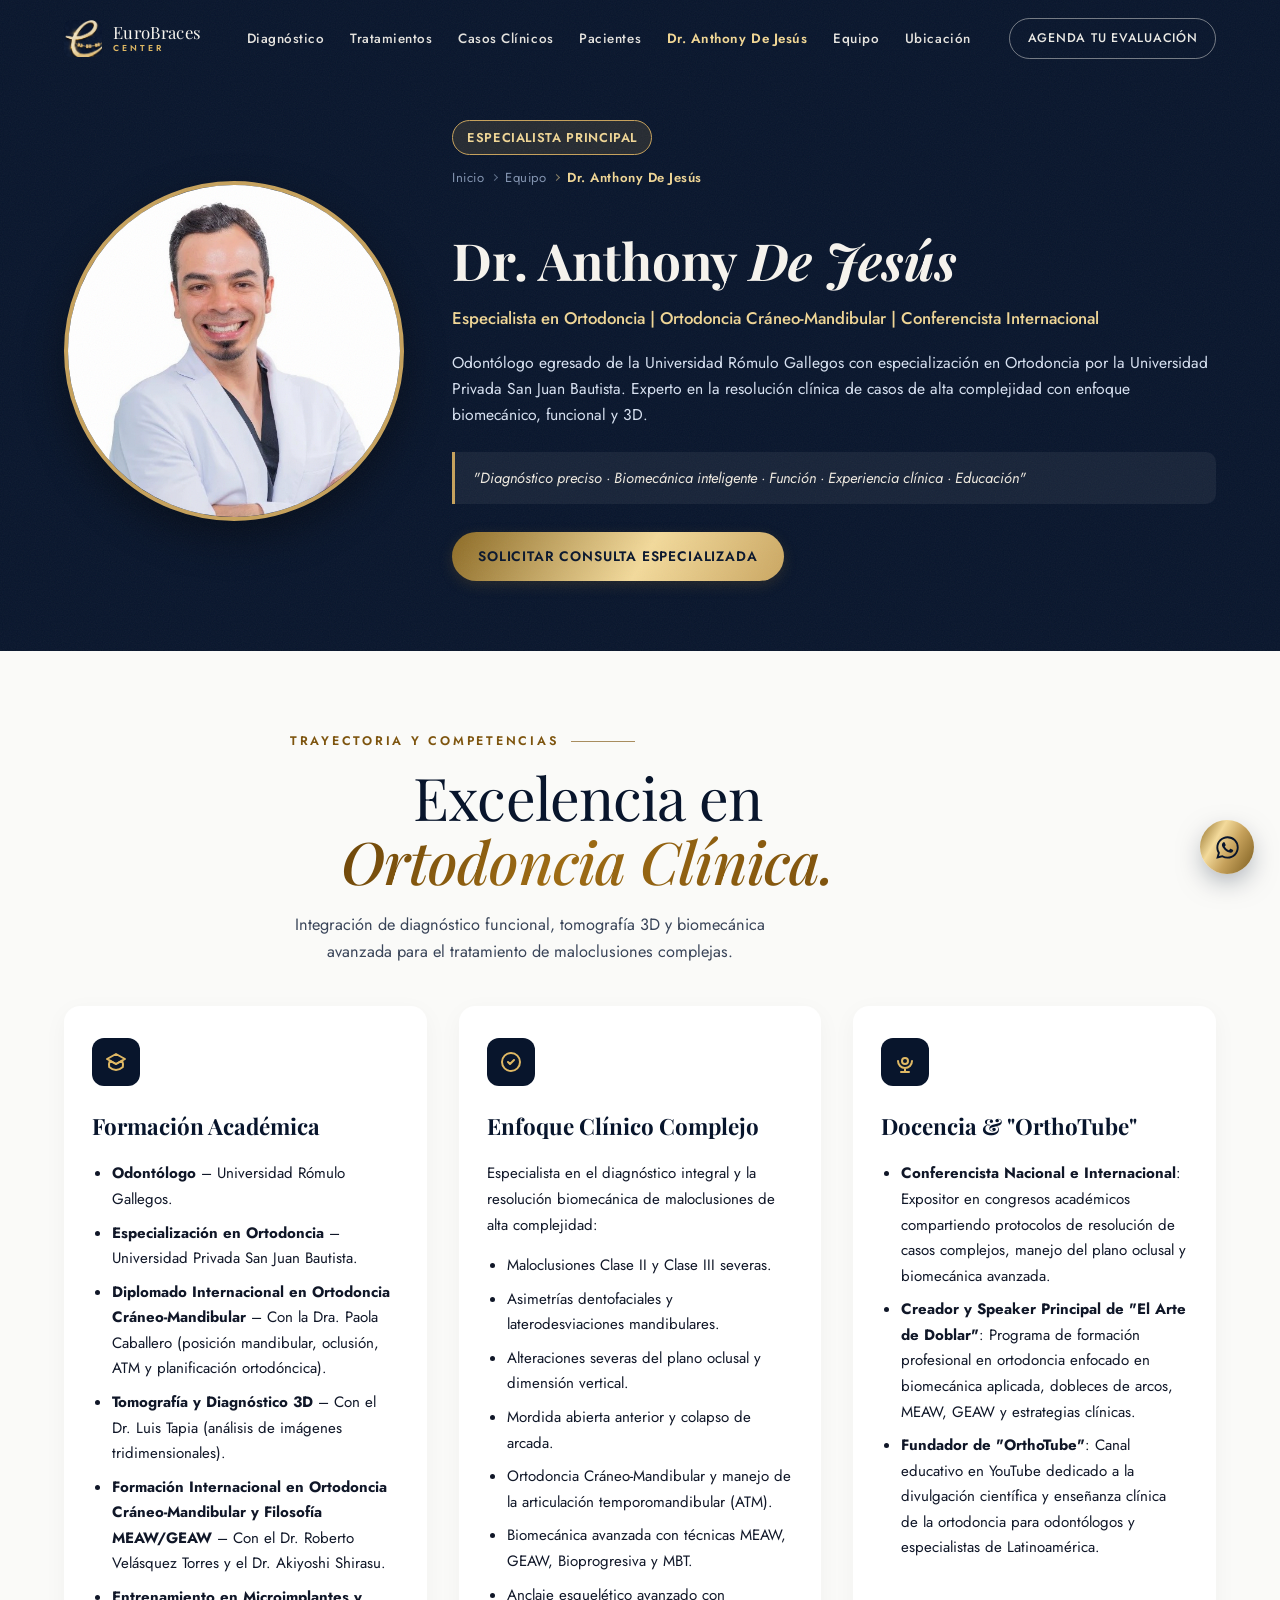
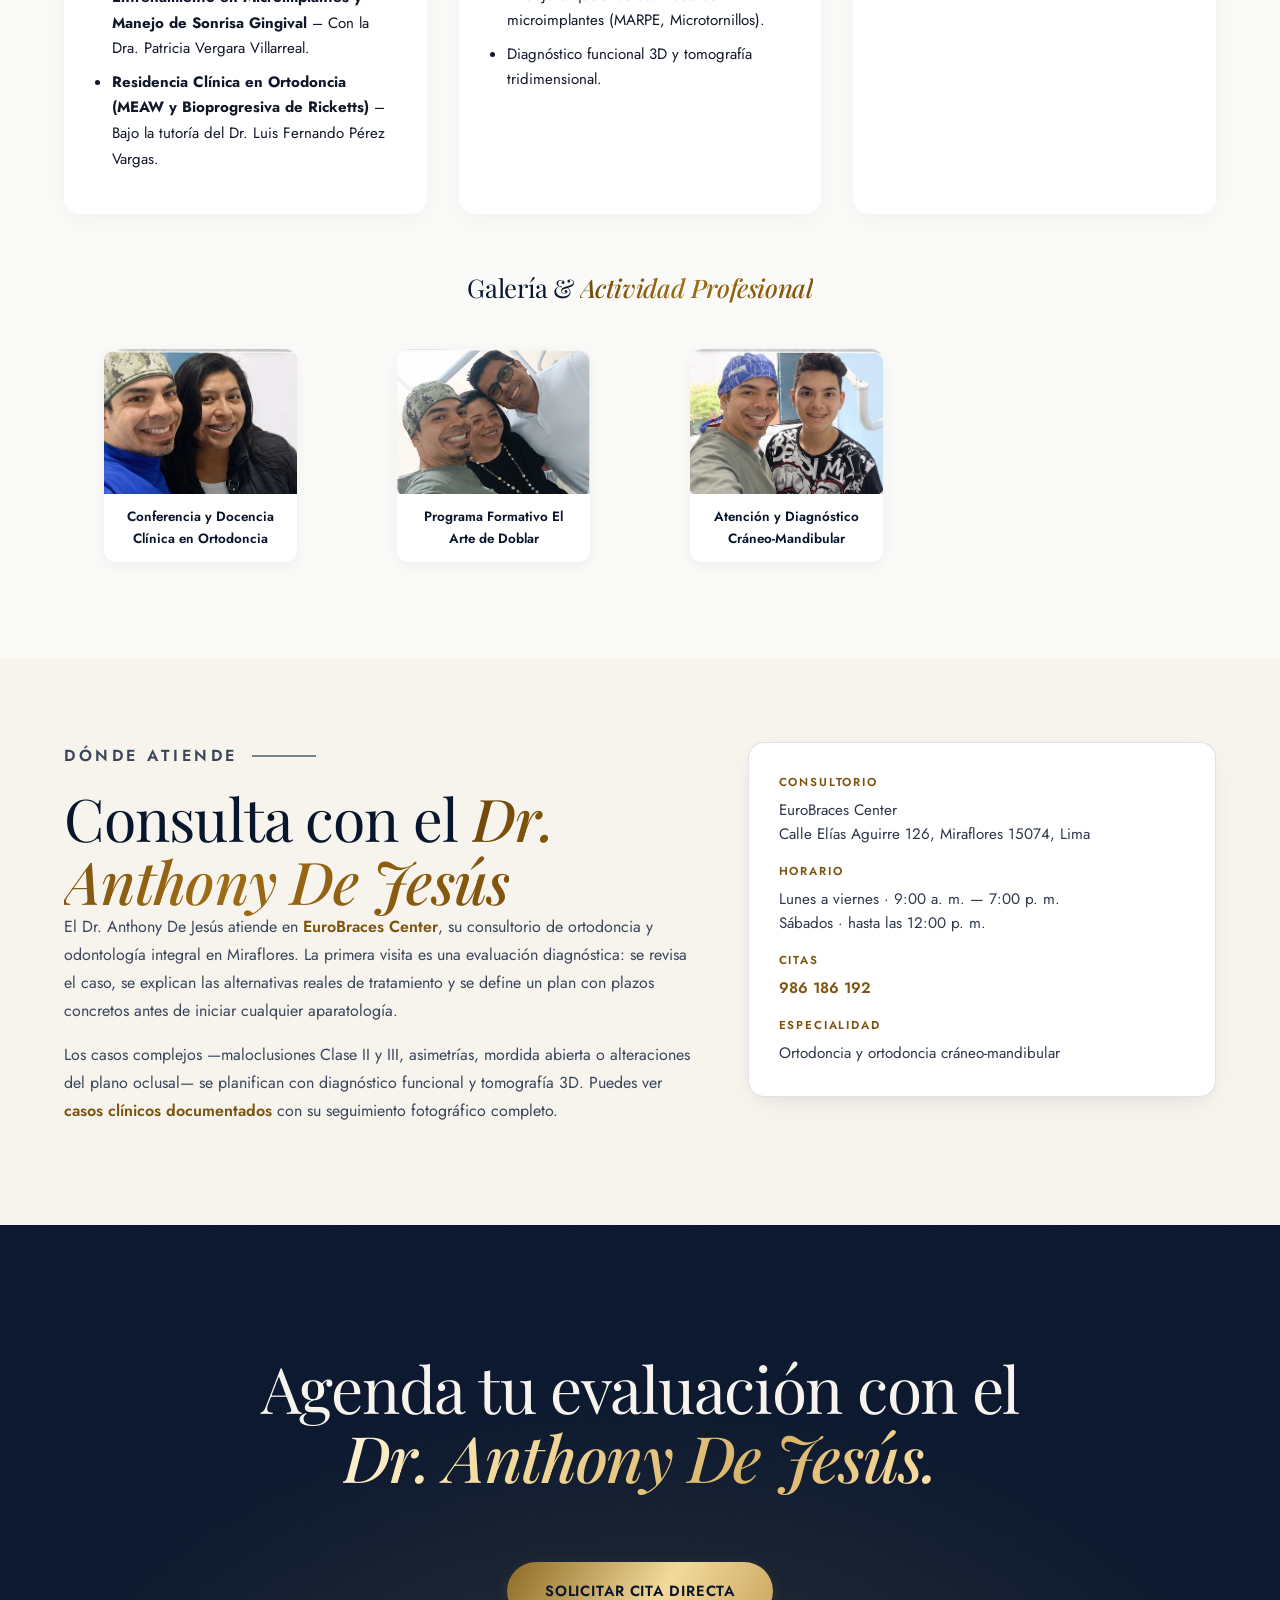
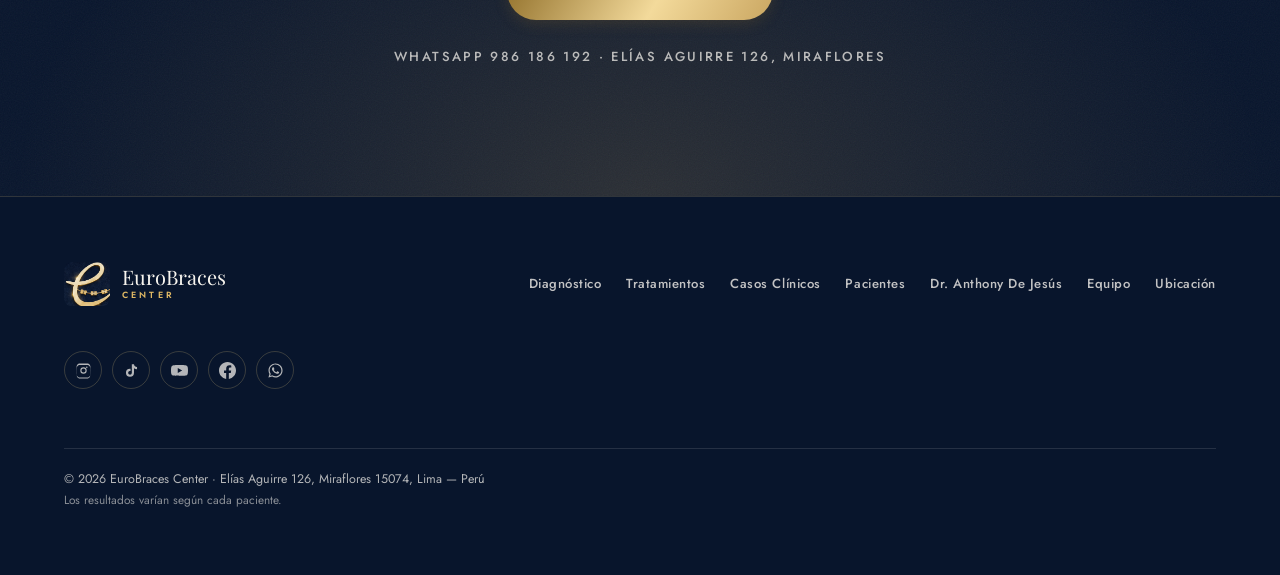
<file: site/dr-anthony-de-jesus.html>
<!DOCTYPE html>
<html lang="es-PE">
<head>
<!-- Google tag (gtag.js) -->
<script async src="https://www.googletagmanager.com/gtag/js?id=G-Q484C5FLTL"></script>
<script>
  window.dataLayer = window.dataLayer || [];
  function gtag(){dataLayer.push(arguments);}
  gtag('js', new Date());

  gtag('config', 'G-Q484C5FLTL');
</script>

  <meta charset="utf-8">
  <meta name="viewport" content="width=device-width, initial-scale=1, viewport-fit=cover">

  <!-- ═══════════ SEO PRINCIPAL ═══════════ -->
  <title>Dr. Anthony De Jesús — Ortodoncista en Miraflores, Lima</title>
  <meta name="description" content="Especialista en ortodoncia y ortodoncia cráneo-mandibular en Miraflores, Lima. Formación MEAW/GEAW, microimplantes y diagnóstico 3D. Agenda tu evaluación.">
  <link rel="canonical" href="https://www.eurobraces.com/dr-anthony-de-jesus.html">
  <meta name="robots" content="index, follow, max-snippet:-1, max-image-preview:large, max-video-preview:-1">
  <meta name="googlebot" content="index, follow, max-snippet:-1, max-image-preview:large, max-video-preview:-1">
  <meta name="author" content="EuroBraces Center">
  <link rel="alternate" hreflang="es-pe" href="https://www.eurobraces.com/dr-anthony-de-jesus.html">
  <link rel="alternate" hreflang="x-default" href="https://www.eurobraces.com/dr-anthony-de-jesus.html">

  <!-- ═══════════ SEÑALES LOCALES ═══════════ -->
  <meta name="geo.region" content="PE-LIM">
  <meta name="geo.placename" content="Miraflores, Lima, Perú">

  <!-- ═══════════ OPEN GRAPH ═══════════ -->
  <meta property="og:type" content="profile">
  <meta property="og:site_name" content="EuroBraces Center">
  <meta property="og:locale" content="es_PE">
  <meta property="og:url" content="https://www.eurobraces.com/dr-anthony-de-jesus.html">
  <meta property="og:title" content="Dr. Anthony De Jesús — Ortodoncista en Miraflores, Lima">
  <meta property="og:description" content="Especialista en ortodoncia cráneo-mandibular. Biomecánica MEAW/GEAW, microimplantes y diagnóstico 3D en EuroBraces Center.">
  <meta property="og:image" content="https://www.eurobraces.com/img/dr-anthony.jpg">
  <meta property="og:image:width" content="560">
  <meta property="og:image:height" content="560">
  <meta property="og:image:alt" content="Dr. Anthony De Jesús, especialista en ortodoncia">
  <meta property="profile:first_name" content="Anthony">
  <meta property="profile:last_name" content="De Jesús">

  <!-- ═══════════ TWITTER / X ═══════════ -->
  <meta name="twitter:card" content="summary_large_image">
  <meta name="twitter:title" content="Dr. Anthony De Jesús — Ortodoncista en Miraflores, Lima">
  <meta name="twitter:description" content="Especialista en ortodoncia cráneo-mandibular. Biomecánica MEAW/GEAW, microimplantes y diagnóstico 3D.">
  <meta name="twitter:image" content="https://www.eurobraces.com/img/dr-anthony.jpg">

  <!-- ═══════════ ICONOS / PWA ═══════════ -->
  <meta name="theme-color" content="#0B1E3D">
  <link rel="icon" type="image/png" href="img/logo-navy.png" sizes="170x163">
  <link rel="apple-touch-icon" href="img/logo-navy.png">
  <link rel="manifest" href="site.webmanifest">

  <!-- ═══════════ RENDIMIENTO ═══════════ -->
  <link rel="preload" as="image" href="img/dr-anthony.jpg?v=3" fetchpriority="high">
  <link rel="preconnect" href="https://fonts.googleapis.com">
  <link rel="preconnect" href="https://fonts.gstatic.com" crossorigin>
  <link rel="stylesheet" href="css/style.css?v=8">
  <link rel="stylesheet" href="https://fonts.googleapis.com/css2?family=Jost:ital,wght@0,300;0,400;0,500;0,600;1,400;1,500;1,600&family=Playfair+Display:ital,wght@0,400;0,500;0,600;1,400;1,500;1,600&display=swap" media="print" onload="this.media='all'">
  <noscript><link rel="stylesheet" href="https://fonts.googleapis.com/css2?family=Jost:ital,wght@0,300;0,400;0,500;0,600;1,400;1,500;1,600&family=Playfair+Display:ital,wght@0,400;0,500;0,600;1,400;1,500;1,600&display=swap"></noscript>

  <style>
    /* Estilos específicos para la sección del Doctor */
    .dr-hero {
      position: relative;
      background: var(--navy-900);
      color: var(--bone);
      padding: 120px 0 70px;
      overflow: hidden;
    }
    .dr-hero__grid {
      display: grid;
      grid-template-columns: 340px 1fr;
      gap: 48px;
      align-items: center;
    }
    @media (max-width: 900px) {
      .dr-hero__grid {
        grid-template-columns: 1fr;
        text-align: center;
        gap: 32px;
      }
    }
    .dr-hero__media {
      position: relative;
      width: 100%;
      max-width: 340px;
      margin: 0 auto;
    }
    .dr-hero__img {
      width: 100%;
      aspect-ratio: 1/1;
      object-fit: cover;
      border-radius: 50%;
      border: 4px solid var(--gold-500);
      box-shadow: 0 16px 40px rgba(0, 0, 0, 0.4);
      background: #08152C;
    }
    .dr-hero__badge {
      display: inline-block;
      padding: 6px 14px;
      border-radius: 100px;
      background: rgba(197, 162, 83, 0.15);
      border: 1px solid var(--gold-500);
      color: var(--gold-300);
      font-size: 0.8rem;
      font-weight: 600;
      letter-spacing: 0.05em;
      text-transform: uppercase;
      margin-bottom: 12px;
    }
    .dr-hero__title {
      font-family: var(--ff-display);
      font-size: clamp(2.2rem, 5vw, 3.2rem);
      color: var(--bone);
      line-height: 1.15;
      margin-bottom: 10px;
    }
    .dr-hero__sub {
      font-size: 1.05rem;
      color: var(--gold-300);
      font-weight: 500;
      margin-bottom: 20px;
      line-height: 1.4;
    }
    .dr-hero__bio {
      font-size: 0.98rem;
      color: var(--ink-light);
      line-height: 1.65;
      margin-bottom: 24px;
    }
    .dr-philosophy-pill {
      background: rgba(255, 255, 255, 0.06);
      border-left: 3px solid var(--gold-500);
      padding: 14px 18px;
      border-radius: 0 10px 10px 0;
      font-style: italic;
      color: var(--bone-2);
      font-size: 0.92rem;
      margin-bottom: 28px;
    }

    /* Estilos del Contenido de Secciones */
    .dr-content-sec {
      padding: 80px 0;
      background: #FAFAF8;
    }
    .dr-card-grid {
      display: grid;
      grid-template-columns: repeat(auto-fit, minmax(320px, 1fr));
      gap: 32px;
      margin-top: 40px;
    }
    .dr-card {
      background: #FFFFFF;
      border: 1px solid var(--border);
      border-radius: 16px;
      padding: 32px 28px;
      box-shadow: 0 6px 24px rgba(16, 23, 40, 0.04);
      transition: transform 0.3s var(--ease), box-shadow 0.3s;
    }
    .dr-card:hover {
      transform: translateY(-4px);
      box-shadow: 0 12px 32px rgba(16, 23, 40, 0.08);
    }
    .dr-card__icon {
      width: 48px;
      height: 48px;
      border-radius: 12px;
      background: var(--navy-900);
      color: var(--gold-400);
      display: flex;
      align-items: center;
      justify-content: center;
      margin-bottom: 20px;
    }
    .dr-card__title {
      font-family: var(--ff-display);
      font-size: 1.4rem;
      color: var(--navy-900);
      margin-bottom: 16px;
    }
    .dr-card__body {
      font-size: 0.94rem;
      color: var(--ink-70);
      line-height: 1.7;
    }
    .dr-card__body h3 {
      font-size: 1.15rem;
      color: var(--navy-900);
      margin: 16px 0 8px;
    }
    .dr-card__body ul {
      padding-left: 20px;
      margin: 10px 0;
    }
    .dr-card__body li {
      margin-bottom: 8px;
    }
    .dr-gallery-grid {
      display: grid;
      grid-template-columns: repeat(auto-fill, minmax(260px, 1fr));
      gap: 20px;
      margin-top: 32px;
    }
    .dr-gallery-card {
      background: #FFF;
      border-radius: 12px;
      overflow: hidden;
      border: 1px solid var(--border);
      box-shadow: 0 4px 16px rgba(0,0,0,0.05);
    }
    .dr-gallery-card img {
      width: 100%;
      aspect-ratio: 4/3;
      object-fit: cover;
    }
    .dr-gallery-card figcaption {
      padding: 12px 14px;
      font-size: 0.84rem;
      font-weight: 600;
      color: var(--navy-900);
      text-align: center;
    }
  </style>

  <!-- ═══════════ DATOS ESTRUCTURADOS ═══════════
       "sameAs" consolida al Dr. Anthony como una sola entidad ante Google: las cuatro
       redes son suyas (no de la clínica), por eso cuelgan de este nodo Person y no del
       LocalBusiness de la home, que enlaza su ficha de Google Business Profile.
       PENDIENTE opcional: número de colegiatura (COP) en "identifier".
  -->
  <script type="application/ld+json">
  {
    "@context": "https://schema.org",
    "@graph": [
      {
        "@type": "ProfilePage",
        "@id": "https://www.eurobraces.com/dr-anthony-de-jesus.html#webpage",
        "url": "https://www.eurobraces.com/dr-anthony-de-jesus.html",
        "name": "Dr. Anthony De Jesús — Ortodoncista en Miraflores, Lima",
        "description": "Perfil profesional del Dr. Anthony De Jesús, especialista en ortodoncia y ortodoncia cráneo-mandibular en EuroBraces Center, Miraflores.",
        "isPartOf": { "@id": "https://www.eurobraces.com/#website" },
        "mainEntity": { "@id": "https://www.eurobraces.com/dr-anthony-de-jesus.html#dr-anthony-de-jesus" },
        "primaryImageOfPage": { "@type": "ImageObject", "url": "https://www.eurobraces.com/img/dr-anthony.jpg" },
        "inLanguage": "es-PE",
        "breadcrumb": { "@id": "https://www.eurobraces.com/dr-anthony-de-jesus.html#breadcrumb" }
      },
      {
        "@type": "BreadcrumbList",
        "@id": "https://www.eurobraces.com/dr-anthony-de-jesus.html#breadcrumb",
        "itemListElement": [
          { "@type": "ListItem", "position": 1, "name": "Inicio", "item": "https://www.eurobraces.com/" },
          { "@type": "ListItem", "position": 2, "name": "Equipo", "item": "https://www.eurobraces.com/#equipo" },
          { "@type": "ListItem", "position": 3, "name": "Dr. Anthony De Jesús" }
        ]
      },
      {
        "@type": ["Person", "Physician"],
        "@id": "https://www.eurobraces.com/dr-anthony-de-jesus.html#dr-anthony-de-jesus",
        "name": "Dr. Anthony De Jesús",
        "givenName": "Anthony",
        "familyName": "De Jesús",
        "honorificPrefix": "Dr.",
        "jobTitle": "Especialista en Ortodoncia y Ortodoncia Cráneo-Mandibular",
        "description": "Odontólogo egresado de la Universidad Rómulo Gallegos con especialización en Ortodoncia por la Universidad Privada San Juan Bautista. Experto en la resolución clínica de casos de alta complejidad con enfoque biomecánico, funcional y 3D.",
        "image": "https://www.eurobraces.com/img/dr-anthony.jpg",
        "url": "https://www.eurobraces.com/dr-anthony-de-jesus.html",
        "mainEntityOfPage": { "@id": "https://www.eurobraces.com/dr-anthony-de-jesus.html#webpage" },
        "owns": { "@id": "https://www.eurobraces.com/#clinica" },
        "hasOccupation": {
          "@type": "Occupation",
          "name": "Ortodoncista",
          "occupationalCategory": "Especialista en Ortodoncia y Ortodoncia Cráneo-Mandibular",
          "occupationLocation": { "@type": "City", "name": "Lima" }
        },
        "telephone": "+51986186192",
        "medicalSpecialty": "Orthodontic",
        "knowsLanguage": ["es-PE"],
        "sameAs": [
          "https://www.instagram.com/drdjesus/",
          "https://www.tiktok.com/@dr.anthonydejesus",
          "https://www.youtube.com/@Orthotube",
          "https://www.facebook.com/Esp.Ortodoncista",
          "https://maps.google.com/?cid=4967172387234962248"
        ],
        "worksFor": { "@id": "https://www.eurobraces.com/#clinica" },
        "workLocation": { "@id": "https://www.eurobraces.com/#clinica" },
        "alumniOf": [
          { "@type": "CollegeOrUniversity", "name": "Universidad Rómulo Gallegos" },
          { "@type": "CollegeOrUniversity", "name": "Universidad Privada San Juan Bautista" }
        ],
        "hasCredential": [
          {
            "@type": "EducationalOccupationalCredential",
            "credentialCategory": "degree",
            "name": "Cirujano Dentista",
            "recognizedBy": { "@type": "CollegeOrUniversity", "name": "Universidad Rómulo Gallegos" }
          },
          {
            "@type": "EducationalOccupationalCredential",
            "credentialCategory": "Especialidad",
            "name": "Especialidad en Ortodoncia",
            "recognizedBy": { "@type": "CollegeOrUniversity", "name": "Universidad Privada San Juan Bautista" }
          },
          {
            "@type": "EducationalOccupationalCredential",
            "credentialCategory": "Diplomado",
            "name": "Diplomado Internacional en Ortodoncia Cráneo-Mandibular"
          }
        ],
        "knowsAbout": [
          "Ortodoncia cráneo-mandibular",
          "Maloclusión Clase II",
          "Maloclusión Clase III",
          "Técnica MEAW",
          "Técnica GEAW",
          "Técnica Bioprogresiva de Ricketts",
          "Microimplantes y anclaje esquelético",
          "MARPE",
          "Mordida abierta anterior",
          "Asimetrías dentofaciales",
          "Articulación temporomandibular (ATM)",
          "Diagnóstico tomográfico 3D"
        ],
        "makesOffer": {
          "@type": "Offer",
          "itemOffered": {
            "@type": "MedicalProcedure",
            "name": "Evaluación ortodóncica y plan de tratamiento personalizado"
          },
          "areaServed": { "@type": "City", "name": "Lima" }
        }
      }
    ]
  }
  </script>
</head>
<body>

<div class="scroll-rail"><span id="scrollBar"></span></div>

<!-- ══════════ NAV ══════════ -->
<header class="nav" id="nav">
  <a class="nav__brand" href="index.html#top" aria-label="EuroBraces Center — inicio">
    <img src="img/logo-navy.png" alt="" class="nav__mark">
    <span class="nav__word">EuroBraces<em>Center</em></span>
  </a>
  <nav class="nav__links" id="navLinks">
    <a href="index.html#diagnostico">Diagnóstico</a>
    <a href="index.html#tratamientos">Tratamientos</a>
    <a href="casos-clinicos.html">Casos Clínicos</a>
    <a href="index.html#pacientes">Pacientes</a>
    <a href="dr-anthony-de-jesus.html" style="color:var(--gold-300);font-weight:600">Dr. Anthony De Jesús</a>
    <a href="index.html#equipo">Equipo</a>
    <a href="index.html#ubicacion">Ubicación</a>
  </nav>
  <a class="btn btn--ghost nav__cta" href="https://wa.me/51986186192?text=Hola%2C%20quiero%20una%20citas%20con%20el%20Dr.%20Anthony%20De%20Jes%C3%BAs" target="_blank" rel="noopener">Agenda tu evaluación</a>
  <button class="nav__burger" id="burger" aria-label="Menú" aria-expanded="false"><i></i><i></i></button>
</header>

<main id="main-content">
  <!-- ══════════ HERO DEL DOCTOR ══════════ -->
  <section class="dr-hero">
    <div class="grain" aria-hidden="true"></div>
    <div class="wrap">
      <div class="dr-hero__grid">
        <div class="dr-hero__media">
          <img id="drPhoto" src="img/dr-anthony.jpg?v=3" alt="Dr. Anthony De Jesús" class="dr-hero__img">
        </div>
        <div class="dr-hero__info">
          <span class="dr-hero__badge">Especialista Principal</span>
          <nav class="breadcrumb breadcrumb--light" aria-label="Ruta de navegación">
            <ol>
              <li><a href="index.html">Inicio</a></li>
              <li><a href="index.html#equipo">Equipo</a></li>
              <li aria-current="page">Dr. Anthony De Jesús</li>
            </ol>
          </nav>
          <h1 class="dr-hero__title" id="drName">Dr. Anthony <i>De Jesús</i></h1>
          <p class="dr-hero__sub" id="drTitle">Especialista en Ortodoncia | Ortodoncia Cráneo-Mandibular | Conferencista Internacional</p>
          <p class="dr-hero__bio" id="drShortBio">
            Odontólogo egresado de la Universidad Rómulo Gallegos con especialización en Ortodoncia por la Universidad Privada San Juan Bautista. Experto en la resolución clínica de casos de alta complejidad con enfoque biomecánico, funcional y 3D.
          </p>
          <div class="dr-philosophy-pill" id="drPhilosophy">
            "Diagnóstico preciso · Biomecánica inteligente · Función · Experiencia clínica · Educación"
          </div>
          <div>
            <a href="https://wa.me/51986186192?text=Hola%2C%20quisiera%20agendar%20una%20consulta%20con%20el%20Dr.%20Anthony%20De%20Jes%C3%BAs" class="btn btn--gold" target="_blank" rel="noopener">
              Solicitar Consulta Especializada
            </a>
          </div>
        </div>
      </div>
    </div>
  </section>

  <!-- ══════════ SECCIÓN DETALLADA DEL CV ══════════ -->
  <section class="dr-content-sec">
    <div class="wrap">
      <div class="sec-head" style="text-align:center;max-width:700px;margin:0 auto 40px">
        <p class="eyebrow">Trayectoria y Competencias</p>
        <h2 class="h2" style="color:var(--navy-900)">Excelencia en <i>Ortodoncia Clínica.</i></h2>
        <p class="sec-head__sub">Integración de diagnóstico funcional, tomografía 3D y biomecánica avanzada para el tratamiento de maloclusiones complejas.</p>
      </div>

      <div class="dr-card-grid">
        <!-- Tarjeta 1: Formación Académica -->
        <article class="dr-card">
          <div class="dr-card__icon">
            <svg viewBox="0 0 24 24" width="24" height="24" fill="none" stroke="currentColor" stroke-width="2"><path stroke-linecap="round" stroke-linejoin="round" d="M12 14l9-5-9-5-9 5 9 5z"/><path stroke-linecap="round" stroke-linejoin="round" d="M12 14l6.16-3.422a12.083 12.083 0 01.665 6.479A11.952 11.952 0 0112 20.055a11.952 11.952 0 01-6.824-2.998 12.078 12.078 0 01.665-6.479L12 14z"/></svg>
          </div>
          <h3 class="dr-card__title">Formación Académica</h3>
          <div class="dr-card__body" id="drAcademicBody">
            <!-- Contenido base rastreable: JavaScript lo reemplaza con la versión del panel. -->
            <ul>
              <li><strong>Odontólogo</strong> — Universidad Rómulo Gallegos.</li>
              <li><strong>Especialización en Ortodoncia</strong> — Universidad Privada San Juan Bautista.</li>
              <li><strong>Diplomado Internacional en Ortodoncia Cráneo-Mandibular</strong> — con la Dra. Paola Caballero (posición mandibular, oclusión, ATM y planificación ortodóncica).</li>
              <li><strong>Tomografía y Diagnóstico 3D</strong> — con el Dr. Luis Tapia (análisis de imágenes tridimensionales).</li>
              <li><strong>Formación Internacional en Ortodoncia Cráneo-Mandibular y filosofía MEAW/GEAW</strong> — con el Dr. Roberto Velásquez Torres y el Dr. Akiyoshi Shirasu.</li>
              <li><strong>Entrenamiento en Microimplantes y Manejo de Sonrisa Gingival</strong> — con la Dra. Patricia Vergara Villarreal.</li>
              <li><strong>Residencia Clínica en Ortodoncia (MEAW y Bioprogresiva de Ricketts)</strong> — bajo la tutoría del Dr. Luis Fernando Pérez Vargas.</li>
            </ul>
          </div>
        </article>

        <!-- Tarjeta 2: Enfoque Clínico -->
        <article class="dr-card">
          <div class="dr-card__icon">
            <svg viewBox="0 0 24 24" width="24" height="24" fill="none" stroke="currentColor" stroke-width="2"><path stroke-linecap="round" stroke-linejoin="round" d="M9 12l2 2 4-4m6 2a9 9 0 11-18 0 9 9 0 0118 0z"/></svg>
          </div>
          <h3 class="dr-card__title">Enfoque Clínico Complejo</h3>
          <div class="dr-card__body" id="drClinicalBody">
            <!-- Contenido base rastreable: JavaScript lo reemplaza con la versión del panel. -->
            <p>El Dr. Anthony De Jesús está especializado en el diagnóstico integral y la
              resolución biomecánica de maloclusiones de alta complejidad:</p>
            <ul>
              <li>Maloclusiones Clase II y Clase III severas.</li>
              <li>Asimetrías dentofaciales y laterodesviaciones mandibulares.</li>
              <li>Alteraciones severas del plano oclusal y de la dimensión vertical.</li>
              <li>Mordida abierta anterior y colapso de arcada.</li>
              <li>Ortodoncia cráneo-mandibular y manejo de la articulación temporomandibular (ATM).</li>
              <li>Biomecánica avanzada con técnicas MEAW, GEAW, Bioprogresiva y MBT.</li>
              <li>Anclaje esquelético avanzado con microimplantes (MARPE, microtornillos).</li>
              <li>Diagnóstico funcional 3D y tomografía tridimensional.</li>
            </ul>
          </div>
        </article>

        <!-- Tarjeta 3: Docencia y Proyectos -->
        <article class="dr-card">
          <div class="dr-card__icon">
            <svg viewBox="0 0 24 24" width="24" height="24" fill="none" stroke="currentColor" stroke-width="2"><path stroke-linecap="round" stroke-linejoin="round" d="M19 11a7 7 0 01-7 7m0 0a7 7 0 01-7-7m7 7v4m0 0H8m4 0h4m-4-8a3 3 0 100-6 3 3 0 000 6z"/></svg>
          </div>
          <h3 class="dr-card__title">Docencia & "OrthoTube"</h3>
          <div class="dr-card__body" id="drTeachingBody">
            <!-- Contenido base rastreable: JavaScript lo reemplaza con la versión del panel. -->
            <ul>
              <li><strong>Conferencista nacional e internacional</strong>: expositor en congresos académicos, donde comparte protocolos de resolución de casos complejos, manejo del plano oclusal y biomecánica avanzada.</li>
              <li><strong>Creador y speaker principal de «El Arte de Doblar»</strong>: programa de formación profesional en ortodoncia centrado en biomecánica aplicada, dobleces de arcos, MEAW, GEAW y estrategias clínicas.</li>
              <li><strong>Fundador de <a href="https://www.youtube.com/@Orthotube" target="_blank" rel="noopener me">OrthoTube</a></strong>: canal educativo en YouTube dedicado a la divulgación científica y la enseñanza clínica de la ortodoncia para odontólogos y especialistas de Latinoamérica.</li>
            </ul>
          </div>
        </article>
      </div>

      <!-- Galería de Certificados / Actividad Académica -->
      <div style="margin-top:60px">
        <h3 class="h2" style="color:var(--navy-900);font-size:1.6rem;text-align:center;margin-bottom:16px">Galería & <i>Actividad Profesional</i></h3>
        <div class="dr-gallery-grid" id="drGalleryGrid">
          <!-- Contenido base rastreable: JavaScript lo reemplaza con la galería del panel. -->
          <figure class="dr-gallery-card">
            <img src="img/pac-3.jpg" alt="Dr. Anthony De Jesús en conferencia y docencia clínica en ortodoncia" loading="lazy" decoding="async">
            <figcaption>Conferencia y docencia clínica en ortodoncia</figcaption>
          </figure>
          <figure class="dr-gallery-card">
            <img src="img/pac-1.jpg" alt="Programa formativo El Arte de Doblar, dirigido por el Dr. Anthony De Jesús" loading="lazy" decoding="async">
            <figcaption>Programa formativo «El Arte de Doblar»</figcaption>
          </figure>
          <figure class="dr-gallery-card">
            <img src="img/pac-4.jpg" alt="Atención y diagnóstico cráneo-mandibular con el Dr. Anthony De Jesús" loading="lazy" decoding="async">
            <figcaption>Atención y diagnóstico cráneo-mandibular</figcaption>
          </figure>
        </div>
      </div>
    </div>
  </section>

  <!-- ══════════ DÓNDE ATIENDE ══════════
       Asocia explícitamente la persona con el lugar físico: refuerza tanto el
       posicionamiento por su nombre como el SEO local de la clínica. -->
  <section class="dr-practice">
    <div class="wrap">
      <div class="dr-practice__grid">
        <div>
          <p class="eyebrow">Dónde atiende</p>
          <h2 class="h2" style="color:var(--navy-900)">Consulta con el <i>Dr. Anthony De Jesús</i></h2>
          <p>El Dr. Anthony De Jesús atiende en <a href="index.html">EuroBraces Center</a>, su consultorio
            de ortodoncia y odontología integral en Miraflores. La primera visita es una evaluación
            diagnóstica: se revisa el caso, se explican las alternativas reales de tratamiento y se
            define un plan con plazos concretos antes de iniciar cualquier aparatología.</p>
          <p>Los casos complejos —maloclusiones Clase II y III, asimetrías, mordida abierta o
            alteraciones del plano oclusal— se planifican con diagnóstico funcional y tomografía 3D.
            Puedes ver <a href="casos-clinicos.html">casos clínicos documentados</a> con su seguimiento
            fotográfico completo.</p>
        </div>
        <div class="dr-practice__data">
          <dl>
            <dt>Consultorio</dt>
            <dd>EuroBraces Center<br>Calle Elías Aguirre 126, Miraflores 15074, Lima</dd>
            <dt>Horario</dt>
            <dd>Lunes a viernes · 9:00 a. m. — 7:00 p. m.<br>Sábados · hasta las 12:00 p. m.</dd>
            <dt>Citas</dt>
            <dd><a href="tel:+51986186192">986 186 192</a></dd>
            <dt>Especialidad</dt>
            <dd>Ortodoncia y ortodoncia cráneo-mandibular</dd>
          </dl>
        </div>
      </div>
    </div>
  </section>

  <!-- ══════════ CTA ══════════ -->
  <section class="cta">
    <div class="grain" aria-hidden="true"></div>
    <div class="wrap cta__inner reveal">
      <h2>Agenda tu evaluación con el<br><i>Dr. Anthony De Jesús.</i></h2>
      <a class="btn btn--gold btn--lg" href="https://wa.me/51986186192?text=Hola%2C%20quiero%20una%20evaluaci%C3%B3n%20con%20el%20Dr.%20Anthony%20De%20Jes%C3%BAs" target="_blank" rel="noopener">Solicitar Cita Directa</a>
      <p>WhatsApp 986 186 192 · Elías Aguirre 126, Miraflores</p>
    </div>
  </section>
</main>

<!-- ══════════ FOOTER ══════════ -->
<footer class="foot">
  <div class="wrap foot__grid">
    <a class="foot__logo" href="index.html#top" aria-label="EuroBraces Center — inicio">
      <img src="img/logo-navy.png" alt="">
      <span>EuroBraces<em>Center</em></span>
    </a>
    <nav class="foot__nav">
      <a href="index.html#diagnostico">Diagnóstico</a><a href="index.html#tratamientos">Tratamientos</a>
      <a href="casos-clinicos.html">Casos Clínicos</a><a href="index.html#pacientes">Pacientes</a>
      <a href="dr-anthony-de-jesus.html">Dr. Anthony De Jesús</a><a href="index.html#equipo">Equipo</a><a href="index.html#ubicacion">Ubicación</a>
    </nav>
    <!-- Perfiles oficiales: enlaces reales que confirman el "sameAs" de los datos
         estructurados. Google contrasta ambos para consolidar la entidad. -->
    <nav class="foot__social" aria-label="Redes sociales">
      <a href="https://www.instagram.com/drdjesus/" target="_blank" rel="noopener me" aria-label="Instagram del Dr. Anthony De Jesús" title="Instagram">
        <svg viewBox="0 0 24 24" aria-hidden="true"><path fill="currentColor" d="M12 2.16c3.2 0 3.58.01 4.85.07 1.17.05 1.8.25 2.23.41.56.22.96.48 1.38.9.42.42.68.82.9 1.38.16.42.36 1.06.41 2.23.06 1.27.07 1.65.07 4.85s-.01 3.58-.07 4.85c-.05 1.17-.25 1.8-.41 2.23-.22.56-.48.96-.9 1.38-.42.42-.82.68-1.38.9-.42.16-1.06.36-2.23.41-1.27.06-1.65.07-4.85.07s-3.58-.01-4.85-.07c-1.17-.05-1.8-.25-2.23-.41-.56-.22-.96-.48-1.38-.9-.42-.42-.68-.82-.9-1.38-.16-.42-.36-1.06-.41-2.23C2.17 15.58 2.16 15.2 2.16 12s.01-3.58.07-4.85c.05-1.17.25-1.8.41-2.23.22-.56.48-.96.9-1.38.42-.42.82-.68 1.38-.9.42-.16 1.06-.36 2.23-.41C8.42 2.17 8.8 2.16 12 2.16Zm0 1.98c-3.15 0-3.5.01-4.74.07-1.14.05-1.76.24-2.17.4-.55.21-.94.47-1.35.88-.41.41-.67.8-.88 1.35-.16.41-.35 1.03-.4 2.17-.06 1.24-.07 1.59-.07 4.74s.01 3.5.07 4.74c.05 1.14.24 1.76.4 2.17.21.55.47.94.88 1.35.41.41.8.67 1.35.88.41.16 1.03.35 2.17.4 1.24.06 1.59.07 4.74.07s3.5-.01 4.74-.07c1.14-.05 1.76-.24 2.17-.4.55-.21.94-.47 1.35-.88.41-.41.67-.8.88-1.35.16-.41.35-1.03.4-2.17.06-1.24.07-1.59.07-4.74s-.01-3.5-.07-4.74c-.05-1.14-.24-1.76-.4-2.17a3.64 3.64 0 0 0-.88-1.35 3.64 3.64 0 0 0-1.35-.88c-.41-.16-1.03-.35-2.17-.4-1.24-.06-1.59-.07-4.74-.07Zm0 3.37a4.49 4.49 0 1 1 0 8.98 4.49 4.49 0 0 1 0-8.98Zm0 7.4a2.91 2.91 0 1 0 0-5.82 2.91 2.91 0 0 0 0 5.82Zm5.72-7.6a1.05 1.05 0 1 1-2.1 0 1.05 1.05 0 0 1 2.1 0Z"/></svg>
      </a>
      <a href="https://www.tiktok.com/@dr.anthonydejesus" target="_blank" rel="noopener me" aria-label="TikTok del Dr. Anthony De Jesús" title="TikTok">
        <svg viewBox="0 0 24 24" aria-hidden="true"><path fill="currentColor" d="M16.6 5.82A4.28 4.28 0 0 1 15.54 3h-3.09v12.4a2.59 2.59 0 0 1-2.59 2.5 2.59 2.59 0 1 1 .77-5.06V9.66a5.66 5.66 0 0 0-.77-.05A5.68 5.68 0 1 0 15.54 15.3V8.9a7.34 7.34 0 0 0 4.28 1.38V7.19a4.29 4.29 0 0 1-3.22-1.37Z"/></svg>
      </a>
      <a href="https://www.youtube.com/@Orthotube" target="_blank" rel="noopener me" aria-label="OrthoTube, canal de YouTube del Dr. Anthony De Jesús" title="YouTube · OrthoTube">
        <svg viewBox="0 0 24 24" aria-hidden="true"><path fill="currentColor" d="M23.5 6.98a3.02 3.02 0 0 0-2.12-2.14C19.5 4.33 12 4.33 12 4.33s-7.5 0-9.38.51A3.02 3.02 0 0 0 .5 6.98C0 8.87 0 12 0 12s0 3.13.5 5.02a3.02 3.02 0 0 0 2.12 2.14c1.88.51 9.38.51 9.38.51s7.5 0 9.38-.51a3.02 3.02 0 0 0 2.12-2.14C24 15.13 24 12 24 12s0-3.13-.5-5.02ZM9.55 15.57V8.43L15.82 12l-6.27 3.57Z"/></svg>
      </a>
      <a href="https://www.facebook.com/Esp.Ortodoncista" target="_blank" rel="noopener me" aria-label="Facebook del Dr. Anthony De Jesús" title="Facebook">
        <svg viewBox="0 0 24 24" aria-hidden="true"><path fill="currentColor" d="M24 12.07C24 5.4 18.63 0 12 0S0 5.4 0 12.07C0 18.1 4.39 23.09 10.13 24v-8.44H7.08v-3.49h3.05V9.41c0-3.02 1.79-4.69 4.53-4.69 1.31 0 2.68.24 2.68.24v2.96h-1.51c-1.49 0-1.96.93-1.96 1.89v2.26h3.33l-.53 3.49h-2.8V24C19.61 23.09 24 18.1 24 12.07Z"/></svg>
      </a>
      <a href="https://api.whatsapp.com/send/?phone=51986186192&amp;text&amp;type=phone_number&amp;app_absent=0" target="_blank" rel="noopener" aria-label="Escríbenos por WhatsApp al 986 186 192" title="WhatsApp 986 186 192">
        <svg viewBox="0 0 24 24" aria-hidden="true"><path fill="currentColor" d="M12.04 2C6.58 2 2.13 6.45 2.13 11.91c0 1.75.46 3.45 1.32 4.95L2 22l5.25-1.38a9.9 9.9 0 0 0 4.79 1.22h.01c5.46 0 9.91-4.45 9.91-9.91 0-2.65-1.03-5.14-2.9-7.01A9.82 9.82 0 0 0 12.04 2Zm0 18.15h-.01a8.2 8.2 0 0 1-4.19-1.15l-.3-.18-3.12.82.83-3.04-.2-.31a8.2 8.2 0 0 1-1.26-4.38c0-4.54 3.7-8.23 8.25-8.23a8.2 8.2 0 0 1 8.24 8.24c0 4.54-3.7 8.23-8.24 8.23Zm4.52-6.16c-.25-.12-1.47-.72-1.69-.81-.23-.08-.39-.12-.56.13-.16.24-.64.8-.78.97-.15.16-.29.19-.53.06-.25-.12-1.05-.39-1.99-1.23-.74-.66-1.23-1.47-1.38-1.71-.14-.25-.01-.38.11-.5.11-.11.25-.29.37-.43.12-.15.16-.25.25-.41.08-.17.04-.31-.02-.43-.06-.12-.56-1.34-.76-1.84-.2-.48-.4-.42-.56-.43h-.47c-.16 0-.43.06-.65.31-.23.24-.86.84-.86 2.05s.88 2.38 1 2.54c.13.16 1.74 2.65 4.2 3.72.59.25 1.05.4 1.4.52.59.18 1.13.16 1.55.1.47-.07 1.47-.6 1.67-1.18.21-.58.21-1.07.15-1.18-.06-.11-.22-.17-.47-.29Z"/></svg>
      </a>
    </nav>
    <p class="foot__legal">
      © <span id="year"></span> EuroBraces Center · Elías Aguirre 126, Miraflores 15074, Lima — Perú<br>
      <small>Los resultados varían según cada paciente.</small>
    </p>
  </div>
</footer>

<a class="wa" href="https://wa.me/51986186192?text=Hola%2C%20quiero%20una%20EVALUACI%C3%93N%20con%20el%20Dr.%20Anthony%20De%20Jes%C3%BAs" target="_blank" rel="noopener" aria-label="Escríbenos por WhatsApp">
  <svg viewBox="0 0 24 24" aria-hidden="true"><path fill="currentColor" d="M12.04 2C6.58 2 2.13 6.45 2.13 11.91c0 1.75.46 3.45 1.32 4.95L2 22l5.25-1.38a9.9 9.9 0 0 0 4.79 1.22h.01c5.46 0 9.91-4.45 9.91-9.91 0-2.65-1.03-5.14-2.9-7.01A9.82 9.82 0 0 0 12.04 2Zm0 18.15h-.01a8.2 8.2 0 0 1-4.19-1.15l-.3-.18-3.12.82.83-3.04-.2-.31a8.2 8.2 0 0 1-1.26-4.38c0-4.54 3.7-8.23 8.25-8.23a8.2 8.2 0 0 1 8.24 8.24c0 4.54-3.7 8.23-8.24 8.23Zm4.52-6.16c-.25-.12-1.47-.72-1.69-.81-.23-.08-.39-.12-.56.13-.16.24-.64.8-.78.97-.15.16-.29.19-.53.06-.25-.12-1.05-.39-1.99-1.23-.74-.66-1.23-1.47-1.38-1.71-.14-.25-.01-.38.11-.5.11-.11.25-.29.37-.43.12-.15.16-.25.25-.41.08-.17.04-.31-.02-.43-.06-.12-.56-1.34-.76-1.84-.2-.48-.4-.42-.56-.43h-.47c-.16 0-.43.06-.65.31-.23.24-.86.84-.86 2.05s.88 2.38 1 2.54c.13.16 1.74 2.65 4.2 3.72.59.25 1.05.4 1.4.52.59.18 1.13.16 1.55.1.47-.07 1.47-.6 1.67-1.18.21-.58.21-1.07.15-1.18-.06-.11-.22-.17-.47-.29Z"/></svg>
</a>

<script src="js/blog-store.js"></script>
<script>
(function() {
  'use strict';
  const $ = selector => document.querySelector(selector);
  const yearEl = $('#year');
  if (yearEl) yearEl.textContent = new Date().getFullYear();

  // Esta página no carga js/main.js (tiene su propio script inline), así que
  // necesita su propia copia de este bloque estándar — igual que
  // casos-clinicos.html. Sin esto el nav se queda fijo y transparente todo
  // el scroll: su texto claro, pensado para el hero oscuro, se vuelve
  // ilegible sobre las secciones de fondo claro de la página.
  const burger = $('#burger');
  const navLinks = $('#navLinks');
  if (burger && navLinks) {
    burger.addEventListener('click', () => {
      const open = navLinks.classList.toggle('open');
      burger.classList.toggle('open', open);
      burger.setAttribute('aria-expanded', String(open));
    });
  }

  const nav = $('#nav');
  if (nav) {
    const handleNavScroll = () => {
      nav.classList.toggle('is-stuck', window.scrollY > 40);
    };
    window.addEventListener('scroll', handleNavScroll, { passive: true });
    handleNavScroll();
  }

  const scrollBar = $('#scrollBar');
  if (scrollBar) {
    window.addEventListener('scroll', () => {
      const h = document.documentElement.scrollHeight - window.innerHeight;
      const pct = h > 0 ? (window.scrollY / h) * 100 : 0;
      scrollBar.style.width = pct + '%';
    }, { passive: true });
  }

  function parseSimpleMarkdown(content) {
    if (!content) return '';
    let clean = content.replace(/<button[^>]*class="yt-block-delete-btn"[^>]*>[\s\S]*?<\/button>/gi, '');

    try {
      const temp = document.createElement('div');
      temp.innerHTML = clean;

      const ytBlocks = temp.querySelectorAll('.yt-card-preview, .yt-link-badge, .yt-card-pill, .yt-editor-block');
      ytBlocks.forEach(el => {
        const linkEl = el.matches('a') ? el : el.querySelector('a');
        if (!linkEl) return;

        const href = linkEl.getAttribute('href') || '#';
        let titleEl = el.querySelector('.yt-card-pill__title, .yt-card-preview__title, strong');
        let titleText = titleEl ? titleEl.textContent.trim() : '';

        if (!titleText || titleText === 'Ver en YouTube') {
          titleText = linkEl.textContent.replace(/Ver video en YouTube.*|Ver en YouTube.*|Enlace de YouTube.*/gi, '').trim() || 'Ver video';
        }

        const regExp = /^.*(youtu.be\/|v\/|u\/\w\/|embed\/|shorts\/|watch\?v=|\&v=)([^#\&\?]*).*/;
        const match = href.match(regExp);
        const videoId = (match && match[2].length === 11) ? match[2] : null;

        const container = document.createElement('div');
        container.className = 'yt-editor-block';

        if (videoId) {
          container.innerHTML = `<a href="${href}" target="_blank" rel="noopener" class="yt-card-pill"><div class="yt-card-pill__thumb"><img src="https://img.youtube.com/vi/${videoId}/hqdefault.jpg" alt="${titleText}"></div><div class="yt-card-pill__text"><strong class="yt-card-pill__title">${titleText}</strong></div></a>`;
        } else {
          container.innerHTML = `<a href="${href}" target="_blank" rel="noopener" class="yt-card-pill"><div class="yt-card-pill__thumb" style="background:#FF0000"><svg viewBox="0 0 24 24" width="18" height="18" fill="#FFF"><path d="M23.498 6.186a3.016 3.016 0 0 0-2.122-2.136C19.505 3.545 12 3.545 12 3.545s-7.505 0-9.377.505A3.017 3.017 0 0 0 .502 6.186C0 8.07 0 12 0 12s0 3.93.502 5.814a3.016 3.016 0 0 0 2.122 2.136c1.871.505 9.376.505 9.376.505s7.505 0 9.377-.505a3.015 3.015 0 0 0 2.122-2.136C24 15.93 24 12 24 12s0-3.93-.502-5.814zM9.545 15.568V8.432L15.818 12l-6.273 3.568z"/></svg></div><div class="yt-card-pill__text"><strong class="yt-card-pill__title">${titleText}</strong></div></a>`;
        }

        const topContainer = el.closest('.yt-editor-block') || el;
        if (topContainer.parentNode) {
          topContainer.parentNode.replaceChild(container, topContainer);
        }
      });

      clean = temp.innerHTML;
    } catch (e) {}

    if (/<(h2|h3|p|ul|li|strong|em|span|div|a|iframe)/i.test(clean)) {
      return clean;
    }

    return clean
      .replace(/^### (.*$)/gim, '<h3>$1</h3>')
      .replace(/^## (.*$)/gim, '<h3>$1</h3>')
      .replace(/\*\*(.*?)\*\*/gim, '<strong>$1</strong>')
      .replace(/\*(.*?)\*/gim, '<em>$1</em>')
      .replace(/^\- (.*$)/gim, '<li>$1</li>')
      .replace(/^\d+\. (.*$)/gim, '<li>$1</li>')
      .split('\n\n')
      .map(p => {
        if (p.includes('<li>')) return `<ul>${p}</ul>`;
        if (p.startsWith('<h3>') || p.startsWith('<h2>')) return p;
        return `<p>${p.replace(/\n/g, '<br>')}</p>`;
      })
      .join('');
  }

  function renderProfile() {
    if (!window.BlogStore) return;
    const p = window.BlogStore.getDrAnthonyProfile();

    if ($('#drPhoto')) $('#drPhoto').src = p.photoUrl || 'img/dr-anthony.jpg?v=3';
    if ($('#drName')) $('#drName').innerHTML = p.name ? p.name.replace('De Jesús', '<i>De Jesús</i>') : 'Dr. Anthony <i>De Jesús</i>';
    if ($('#drTitle')) $('#drTitle').textContent = p.title || '';
    if ($('#drShortBio')) $('#drShortBio').textContent = p.shortBio || '';
    if ($('#drPhilosophy')) $('#drPhilosophy').textContent = p.philosophy ? `"${p.philosophy}"` : '';

    if ($('#drAcademicBody')) $('#drAcademicBody').innerHTML = parseSimpleMarkdown(p.academicContent);
    if ($('#drClinicalBody')) $('#drClinicalBody').innerHTML = parseSimpleMarkdown(p.clinicalFocusContent);
    if ($('#drTeachingBody')) $('#drTeachingBody').innerHTML = parseSimpleMarkdown(p.teachingContent);

    const galleryEl = $('#drGalleryGrid');
    if (galleryEl && Array.isArray(p.galleryPhotos)) {
      galleryEl.innerHTML = p.galleryPhotos.map(item => {
        const imgSrc = item.url.startsWith('data:') ? item.url : (item.url.startsWith('img/') ? item.url : item.url);
        return `
          <figure class="dr-gallery-card">
            <img src="${imgSrc}" alt="${item.caption || 'Foto del Dr. Anthony'}" loading="lazy">
            <figcaption>${item.caption || 'Dr. Anthony De Jesús'}</figcaption>
          </figure>
        `;
      }).join('');
    }
  }

  renderProfile();

  if (window.BlogStore && typeof window.BlogStore.fetchDrAnthonyProfileAsync === 'function') {
    window.BlogStore.fetchDrAnthonyProfileAsync().then(() => {
      renderProfile();
    }).catch(err => {
      console.warn('Fallback a perfil local del Dr. Anthony:', err);
    });
  }
})();
</script>
<script defer src="js/track-contacto.js"></script>
</body>
</html>
</file>
<file: site/css/style.css>
/* ═══════════════════════════════════════════════
   EUROBRACES CENTER — sistema visual
   Navy · Oro · Hueso. Serif editorial + geométrica.
   ═══════════════════════════════════════════════ */

:root{
  --navy-900:#08152C;
  --navy-800:#0B1E3D;
  --navy-700:#12294F;
  --navy-600:#1B3564;

  --gold-100:#F7ECCC;
  --gold-300:#F0D695;
  --gold-400:#DFB864;
  --gold-500:#C6A15B;
  --gold-600:#A67C2C;
  --gold-700:#7D540E;
  --gold-800:#5E3C06;

  --bone:#F7F4EE;
  --bone-2:#EFEAE0;
  --ink:#101728;
  --ink-75:#2D3748;
  --ink-60:#3A4559;
  --ink-light:#D8E2F2;
  --ink-sub:#A0B3D1;

  /* Gradiente luminoso de alto contraste para fondos oscuros */
  --grad-gold-light:linear-gradient(120deg,#FFF3D6 0%,#F3DA9B 30%,#D8B368 70%,#FFE4A8 100%);
  /* Gradiente bronce/oro rico de alto contraste para fondos claros */
  --grad-gold-dark:linear-gradient(120deg,#6C4509 0%,#9E6C15 45%,#7E520D 100%);
  --grad-gold:linear-gradient(120deg,#8C6A24 0%,#F3DA9B 32%,#C6A15B 58%,#7A5C1E 100%);

  --ff-display:"Playfair Display",Georgia,"Times New Roman",serif;
  --ff-sans:"Jost",system-ui,-apple-system,"Segoe UI",sans-serif;

  --pad:clamp(20px,5vw,80px);
  --sec:clamp(72px,10vw,150px);
  --ease:cubic-bezier(.22,1,.36,1);
}

*,*::before,*::after{box-sizing:border-box}
html{scroll-behavior:smooth;-webkit-text-size-adjust:100%}
body{
  margin:0;background:var(--bone);color:var(--ink);
  font-family:var(--ff-sans);font-weight:400;font-size:clamp(15.5px,1.05vw,17.5px);
  line-height:1.65;overflow-x:hidden;
}
img{max-width:100%;display:block}
a{color:inherit;text-decoration:none}
button{font:inherit;color:inherit;background:none;border:0;cursor:pointer}
::selection{background:var(--gold-500);color:var(--navy-900)}

.wrap{width:min(1280px,100% - var(--pad)*2);margin-inline:auto}

/* ── tipografía base ── */
.eyebrow{
  font-size:.78rem;letter-spacing:.22em;text-transform:uppercase;
  font-weight:600;color:var(--gold-700);margin:0 0 1.1em;
  display:flex;align-items:center;gap:.9em;
}
.eyebrow::after{content:"";height:1.5px;flex:0 0 clamp(28px,5vw,64px);background:currentColor;opacity:.65}
.h2{
  font-family:var(--ff-display);font-weight:400;
  font-size:clamp(2rem,4.6vw,3.9rem);line-height:1.08;
  letter-spacing:-.015em;margin:0;color:var(--navy-900);
}
.h2 i{font-style:italic;font-weight:500;background:var(--grad-gold-dark);-webkit-background-clip:text;background-clip:text;color:transparent}
.h2--light{color:var(--bone)}
.h2--light i{background:var(--grad-gold-light);-webkit-background-clip:text;background-clip:text;color:transparent}
.sec-head{max-width:min(100%,860px);margin-bottom:clamp(44px,6vw,88px)}
.sec-head .h2{max-width:17ch}
.sec-head__sub{color:var(--ink-60);font-size:1.02rem;max-width:min(100%,480px);margin:1.2em 0 0;font-weight:400}
.res .sec-head__sub{color:var(--ink-sub)}

/* ── botones ── */
.btn{
  display:inline-flex;align-items:center;justify-content:center;gap:.6em;
  padding:.95em 1.9em;border-radius:100px;font-size:.86rem;font-weight:600;
  letter-spacing:.06em;text-transform:uppercase;white-space:nowrap;
  transition:transform .45s var(--ease),background .35s,color .35s,border-color .35s,box-shadow .35s;
}
.btn:hover{transform:translateY(-2px)}
.btn--gold{background:var(--grad-gold);color:var(--navy-900);background-size:180% 180%;background-position:0 0;box-shadow:0 4px 14px rgba(140,106,36,.22)}
.btn--gold:hover{background-position:100% 100%;box-shadow:0 6px 18px rgba(140,106,36,.35)}
.btn--line{border:1.5px solid rgba(240,214,149,.6);color:var(--gold-300);font-weight:500}
.btn--line:hover{border-color:var(--gold-300);background:rgba(240,214,149,.12)}
.btn--ghost{border:1.5px solid rgba(16,23,40,.24);font-size:.78rem;padding:.75em 1.4em;color:var(--ink);font-weight:500}
.btn--ghost:hover{background:var(--navy-800);border-color:var(--navy-800);color:var(--bone)}
.btn--lg{padding:1.15em 2.6em;font-size:.92rem}

/* ── grano / textura ── */
.grain{
  position:absolute;inset:0;pointer-events:none;opacity:.055;z-index:1;
  background-image:url("data:image/svg+xml,%3Csvg xmlns='http://www.w3.org/2000/svg' width='180' height='180'%3E%3Cfilter id='n'%3E%3CfeTurbulence type='fractalNoise' baseFrequency='.85' numOctaves='3'/%3E%3C/filter%3E%3Crect width='100%25' height='100%25' filter='url(%23n)'/%3E%3C/svg%3E");
}

/* ── barra de progreso ── */
.scroll-rail{position:fixed;top:0;left:0;right:0;height:2.5px;z-index:120;pointer-events:none}
.scroll-rail span{display:block;height:100%;width:0;background:var(--grad-gold-light)}

/* ═══════════ NAV ═══════════ */
.nav{
  position:fixed;top:0;left:0;right:0;z-index:100;
  display:flex;align-items:center;gap:clamp(16px,3vw,48px);
  padding:18px var(--pad);
  transition:background .5s var(--ease),padding .5s var(--ease),box-shadow .5s;
}
.nav.is-stuck{
  background:rgba(247,244,238,.92);backdrop-filter:blur(14px) saturate(1.3);
  padding-block:11px;box-shadow:0 1px 0 rgba(16,23,40,.08);
}
.nav__brand{display:flex;align-items:center;gap:.7em;margin-right:auto}
.nav__mark{width:38px;height:38px;object-fit:contain;border-radius:8px}
.nav__word{
  font-family:var(--ff-display);font-size:1.05rem;letter-spacing:.02em;line-height:1;
  color:var(--bone);transition:color .5s;
}
.nav__word em{
  display:block;font-family:var(--ff-sans);font-style:normal;font-size:.54rem;
  letter-spacing:.36em;text-transform:uppercase;color:var(--gold-400);margin-top:.35em;font-weight:600;
}
.nav__links{display:flex;gap:clamp(14px,2vw,34px)}
.nav__links a{
  font-size:.84rem;letter-spacing:.04em;color:rgba(247,244,238,.92);
  position:relative;padding-block:4px;font-weight:500;transition:color .4s;
}
.nav__links a::after{
  content:"";position:absolute;left:0;bottom:0;height:1.5px;width:100%;
  background:var(--gold-400);transform:scaleX(0);transform-origin:right;
  transition:transform .5s var(--ease);
}
.nav__links a:hover::after{transform:scaleX(1);transform-origin:left}
.nav__cta{color:rgba(247,244,238,.95);border-color:rgba(247,244,238,.45)}
.nav.is-stuck .nav__word{color:var(--navy-800)}
.nav.is-stuck .nav__word em{color:var(--gold-700)}
.nav.is-stuck .nav__links a{color:var(--ink)}
.nav.is-stuck .nav__cta{color:var(--ink);border-color:rgba(16,23,40,.3)}
.nav__burger{display:none;width:34px;height:34px;flex-direction:column;justify-content:center;gap:6px}
.nav__burger i{display:block;height:1.5px;background:currentColor;color:var(--bone);transition:.4s var(--ease)}
.nav.is-stuck .nav__burger i{color:var(--ink)}

/* ═══════════ HERO ═══════════ */
.hero{
  position:relative;min-height:100svh;display:grid;place-items:center;
  background:#08152C; /* respaldo visible mientras carga la foto */
  overflow:hidden;isolation:isolate;text-align:center;
  padding:clamp(120px,16vh,180px) var(--pad) clamp(60px,10vh,90px);
}
/* foto real del consultorio + velo navy de marca para que el texto siga legible.
   Ajusta las opacidades del gradiente si se quiere ver más o menos foto. */
.hero__photo{
  position:absolute;inset:0;z-index:0;
  background:
    linear-gradient(180deg, rgba(8,21,44,.88) 0%, rgba(11,30,61,.78) 50%, rgba(8,21,44,.92) 100%),
    url("../img/hero-portada.webp") center 25% / cover no-repeat;
}
.hero__arc{
  position:absolute;left:clamp(-160px,-8vw,-40px);top:-6%;height:112%;width:auto;
  z-index:2;opacity:.9;filter:drop-shadow(0 0 22px rgba(227,199,126,.28));
}
.hero__arc path{stroke-dasharray:1600;stroke-dashoffset:1600;animation:draw 2.4s var(--ease) .25s forwards}
@keyframes draw{to{stroke-dashoffset:0}}

.hero__inner{position:relative;z-index:4;max-width:min(900px,100%)}
.hero .eyebrow{justify-content:center;color:var(--gold-300)}
.hero .eyebrow::before{content:"";height:1.5px;flex:0 0 clamp(28px,5vw,64px);background:currentColor;opacity:.65}
.hero__title{
  font-family:var(--ff-display);font-weight:400;color:var(--bone);
  font-size:clamp(2.6rem,7.6vw,6.4rem);line-height:1.02;letter-spacing:-.025em;
  margin:0 0 .5em;
}
.hero__title .line{display:block;overflow:hidden}
.hero__title .line>span{display:block;transform:translateY(110%);animation:rise 1.15s var(--ease) forwards}
.hero__title .line:nth-child(1)>span{animation-delay:.25s}
.hero__title .line:nth-child(2)>span{animation-delay:.38s}
.hero__title .line:nth-child(3)>span{animation-delay:.51s}
@keyframes rise{to{transform:none}}
.i-gold{background:var(--grad-gold-light);-webkit-background-clip:text;background-clip:text;color:transparent;font-style:italic;font-weight:500}
.hero__sub{color:rgba(247,244,238,.88);max-width:48ch;margin:0 auto 2.4em;font-size:1.06rem;font-weight:400}
.hero__cta{display:flex;gap:14px;justify-content:center;flex-wrap:wrap}
.hero__scroll{
  position:absolute;bottom:26px;left:50%;transform:translateX(-50%);z-index:4;
  font-size:.72rem;letter-spacing:.26em;text-transform:uppercase;color:rgba(247,244,238,.65);
  display:flex;flex-direction:column;align-items:center;gap:10px;font-weight:500;
}
.hero__scroll span{width:1px;height:44px;background:linear-gradient(to bottom,transparent,var(--gold-400))}

/* ═══════════ MARQUEE ═══════════ */
.marquee{
  background:var(--navy-900);color:var(--gold-300);overflow:hidden;
  border-block:1px solid rgba(227,199,126,.22);padding:14px 0;
}
.marquee__track{display:flex;align-items:center;gap:2.4rem;width:max-content;animation:slide 46s linear infinite}
.marquee span{font-size:.82rem;font-weight:500;letter-spacing:.24em;text-transform:uppercase;white-space:nowrap;opacity:.92}
.marquee b{width:5px;height:5px;background:var(--gold-400);transform:rotate(45deg);flex:none;opacity:.9}
@keyframes slide{to{transform:translateX(-50%)}}

/* ═══════════ INTRO ═══════════ */
.intro{padding:var(--sec) 0}
.intro__grid{display:grid;grid-template-columns:1.05fr 1fr;gap:clamp(32px,6vw,90px);align-items:start}
.intro__body p{margin:0;font-size:1.08rem;color:var(--ink-60);max-width:48ch;line-height:1.7}
.facts{display:flex;flex-wrap:wrap;gap:clamp(24px,4vw,54px);margin:2.6em 0 0}
.facts div{border-top:1.5px solid rgba(16,23,40,.18);padding-top:.9em}
.facts dt{font-family:var(--ff-display);font-size:2rem;font-weight:500;line-height:1;color:var(--navy-800)}
.facts dd{margin:.45em 0 0;font-size:.82rem;font-weight:600;letter-spacing:.12em;text-transform:uppercase;color:var(--ink-75)}

/* ═══════════ DIAGNÓSTICO ═══════════ */
.diag{position:relative;background:var(--navy-800);color:var(--bone);padding:var(--sec) 0;isolation:isolate;overflow:hidden}
.diag::before{
  content:"";position:absolute;inset:0;z-index:0;
  background:radial-gradient(90% 70% at 78% 30%,rgba(27,53,100,.85),transparent 70%);
}
.diag .wrap{position:relative;z-index:2}
.diag__head{max-width:640px;margin-bottom:clamp(28px,4vw,44px)}
.diag__grid{
  display:grid;grid-template-columns:.8fr 1.2fr;
  gap:clamp(24px,4vw,52px) clamp(36px,6vw,90px);align-items:center;
}
.diag .eyebrow{color:var(--gold-300)}
.diag__hint{color:var(--ink-sub);font-size:.96rem;font-weight:400;margin:1.2em 0 0;max-width:36ch}
.diag__list{list-style:none;margin:0;padding:0;border-top:1px solid rgba(227,199,126,.2)}
.diag__list button{
  width:100%;display:flex;align-items:baseline;gap:1.2em;text-align:left;
  padding:.85em 0;border-bottom:1px solid rgba(227,199,126,.2);
  position:relative;transition:padding-left .5s var(--ease);
}
.diag__list button::before{
  content:"";position:absolute;left:0;bottom:-1px;height:2px;width:100%;
  background:var(--grad-gold-light);transform:scaleX(0);transform-origin:left;
  transition:transform .6s var(--ease);
}
.diag__list i{
  font-style:normal;font-size:.76rem;font-weight:600;letter-spacing:.14em;
  color:var(--gold-300);transition:color .4s;flex:none;opacity:.8;
}
.diag__list span{
  font-family:var(--ff-display);font-size:clamp(1.15rem,2vw,1.6rem);
  color:rgba(247,244,238,.82);transition:color .4s;
}
.diag__list button:hover span{color:#FFFFFF}
.diag__list button:hover i{opacity:1}
.diag__list button[aria-selected="true"]{padding-left:.9em}
.diag__list button[aria-selected="true"]::before{transform:scaleX(1)}
.diag__list button[aria-selected="true"] i{color:var(--gold-300);opacity:1}
.diag__list button[aria-selected="true"] span{
  background:var(--grad-gold-light);-webkit-background-clip:text;background-clip:text;color:transparent;font-style:italic;font-weight:500;
}

/* comparador */
.diag__stage{margin:0}
.compare{
  position:relative;aspect-ratio:16/9;border-radius:4px;overflow:hidden;
  border:1px solid rgba(227,199,126,.35);background:var(--navy-900);
  cursor:ew-resize;user-select:none;touch-action:none;
  box-shadow:0 40px 80px -30px rgba(0,0,0,.7);
}
.compare img{position:absolute;inset:0;width:100%;height:100%;object-fit:cover;pointer-events:none}
.compare__before{clip-path:inset(0 50% 0 0);will-change:clip-path}
.compare__handle{
  position:absolute;top:0;bottom:0;left:50%;width:2px;background:var(--gold-300);
  transform:translateX(-1px);z-index:3;
}
.compare__handle em{
  position:absolute;top:50%;left:50%;transform:translate(-50%,-50%);
  width:46px;height:46px;border-radius:50%;background:var(--grad-gold);
  display:grid;place-items:center;box-shadow:0 6px 24px rgba(0,0,0,.45);
}
.compare__handle em::before{
  content:"";width:16px;height:8px;
  background:var(--navy-900);
  clip-path:polygon(0 50%,38% 0,38% 100%,62% 0,62% 100%,100% 50%);
}
.compare__tag{
  position:absolute;bottom:14px;z-index:2;font-size:.72rem;font-weight:600;letter-spacing:.2em;
  text-transform:uppercase;padding:.55em 1.2em;border-radius:100px;
  background:rgba(8,21,44,.82);backdrop-filter:blur(6px);
  border:1px solid rgba(240,214,149,.4);color:var(--gold-100);
}
.compare__tag--a{left:14px}
.compare__tag--b{right:14px}
.diag__stage figcaption{margin-top:1.5em;display:flex;flex-direction:column;gap:.35em}
.diag__stage strong{font-family:var(--ff-display);font-weight:400;font-size:1.55rem;color:var(--bone)}
.diag__stage figcaption span{color:var(--ink-light);font-size:.98rem}
.diag__stage small{color:var(--ink-sub);font-size:.76rem;letter-spacing:.08em;text-transform:uppercase}

/* ═══════════ SERVICIOS ═══════════ */
.serv{padding:var(--sec) 0}

/* grid de servicios: separadores de 1px logrados con el gap sobre un fondo oscuro,
   simulando una hoja de especificaciones — compacto, sin la altura de una lista vertical */
.serv__grid{
  list-style:none;margin:0;padding:0;
  display:grid;grid-template-columns:repeat(4,1fr);
  gap:1px;background:rgba(16,23,40,.15);
  border:1px solid rgba(16,23,40,.15);
}
.serv__grid li{
  background:var(--bone);position:relative;overflow:hidden;
  padding:clamp(22px,2.6vw,32px) clamp(18px,2vw,26px);
  transition:background .5s;
}
.serv__grid li::before{
  content:"";position:absolute;top:0;left:0;height:2.5px;width:100%;
  background:var(--grad-gold-dark);transform:scaleX(0);transform-origin:left;
  transition:transform .6s var(--ease);
}
.serv__grid li:hover{background:var(--bone-2)}
.serv__grid li:hover::before{transform:scaleX(1)}
.serv__grid i{font-style:normal;font-size:.76rem;font-weight:600;letter-spacing:.18em;color:var(--gold-700)}
.serv__grid h3{
  font-family:var(--ff-display);font-weight:500;margin:.5em 0 0;
  font-size:clamp(1.1rem,1.7vw,1.45rem);line-height:1.22;letter-spacing:-.005em;color:var(--navy-900);
}
.serv__grid p{margin:.5em 0 0;color:var(--ink-60);font-size:.92rem;line-height:1.55}

/* ═══════════ RESULTADOS (CASOS CLÍNICOS) ═══════════ */
.res{position:relative;background:var(--navy-900);color:var(--bone);padding:var(--sec) 0;overflow:hidden}
.res .wrap,.res .rail-container,.res__header-row,.res__footer-hint{position:relative;z-index:2}
.res .eyebrow{color:var(--gold-300)}

/* Fila de cabecera de resultados */
.res__header-row{
  display:flex;align-items:flex-end;justify-content:space-between;
  gap:20px;margin-bottom:clamp(24px,3.5vw,44px);flex-wrap:wrap;
}
.res__controls{display:flex;align-items:center;gap:10px}
.res__nav-btn{
  width:44px;height:44px;border-radius:50%;
  border:1.5px solid rgba(240,214,149,.35);
  background:rgba(18,41,79,.6);color:var(--gold-300);
  display:grid;place-items:center;cursor:pointer;
  transition:transform .3s var(--ease),background .3s,border-color .3s,color .3s;
}
.res__nav-btn svg{width:20px;height:20px}
.res__nav-btn:hover{
  background:var(--gold-300);color:var(--navy-900);border-color:var(--gold-300);
  transform:translateY(-2px);
}
.res__nav-btn:focus-visible{outline:2px solid var(--gold-300);outline-offset:2px}

/* Contenedor del Riel y scroll-snap */
.rail-container{position:relative;width:100%}
.rail{
  display:flex;gap:clamp(18px,2.4vw,32px);
  overflow-x:auto;scroll-snap-type:x mandatory;
  scroll-padding-inline:var(--pad);
  padding:10px var(--pad) 28px;
  cursor:grab;user-select:none;
  scrollbar-width:thin;scrollbar-color:rgba(240,214,149,.4) transparent;
}
.rail.is-drag{cursor:grabbing;scroll-snap-type:none}
.rail::-webkit-scrollbar{height:4px}
.rail::-webkit-scrollbar-thumb{background:rgba(240,214,149,.4);border-radius:2px}

/* Tarjetas de Casos Clínicos */
.case-card{
  flex:0 0 clamp(320px,46vw,560px);
  scroll-snap-align:start;
  background:rgba(18,41,79,.45);
  border:1px solid rgba(240,214,149,.22);
  border-radius:14px;
  padding:clamp(18px,2vw,24px);
  backdrop-filter:blur(8px);
  box-shadow:0 14px 36px -12px rgba(4,11,26,.65);
  display:flex;flex-direction:column;
  transition:transform .4s var(--ease),border-color .4s,box-shadow .4s;
}
.case-card:hover{
  transform:translateY(-4px);
  border-color:rgba(240,214,149,.5);
  box-shadow:0 20px 48px -10px rgba(4,11,26,.85);
}
.case-card__head{display:flex;align-items:center;gap:10px;margin-bottom:14px;flex-wrap:wrap}
.case-card__num{font-family:var(--ff-display);font-size:1.15rem;font-weight:500;color:var(--gold-300)}
.case-card__type{font-size:.78rem;font-weight:600;letter-spacing:.1em;text-transform:uppercase;color:var(--ink-light)}
.case-card__status{
  margin-left:auto;font-size:.68rem;letter-spacing:.12em;text-transform:uppercase;font-weight:600;
  color:var(--gold-300);background:rgba(240,214,149,.12);
  padding:4px 10px;border-radius:100px;border:1px solid rgba(240,214,149,.25);
}
.case-card__pair{display:grid;grid-template-columns:1fr 1fr;gap:10px;margin-bottom:16px}
.case-card__fig{margin:0;position:relative;border-radius:8px;overflow:hidden;aspect-ratio:16/10;border:1px solid rgba(255,255,255,.08);background:#08152C}
.case-card__fig img{width:100%;height:100%;object-fit:cover;transition:transform .6s var(--ease)}
.case-card:hover .case-card__fig img{transform:scale(1.04)}
.case-card__tag{
  position:absolute;bottom:8px;left:8px;z-index:2;
  font-size:.66rem;font-weight:600;letter-spacing:.14em;text-transform:uppercase;
  padding:3px 9px;border-radius:4px;backdrop-filter:blur(6px);
}
.case-card__tag--before{background:rgba(8,21,44,.85);color:var(--bone);border:1px solid rgba(255,255,255,.25)}
.case-card__tag--progress{background:var(--grad-gold);color:var(--navy-900);font-weight:600}
.case-card__foot{margin-top:auto}
.case-card__foot h4{font-family:var(--ff-display);font-size:1.18rem;font-weight:500;color:var(--bone);margin:0 0 6px;line-height:1.25}
.case-card__foot p{margin:0;font-size:.88rem;line-height:1.55;color:var(--ink-light)}

.res__footer-hint{margin-top:14px}
.res__scroll-indicator{
  display:inline-flex;align-items:center;gap:8px;
  font-size:.76rem;letter-spacing:.16em;text-transform:uppercase;
  color:rgba(247,244,238,.65);font-weight:500;
}
.res__scroll-indicator svg{color:var(--gold-300)}

/* Grilla de 2 Casos Clínicos en Portada */
.cases-grid-2{
  display:grid;grid-template-columns:repeat(2,1fr);
  gap:clamp(20px,2.5vw,36px);
  margin-bottom:clamp(32px,4vw,48px);
}
@media (max-width:820px){
  .cases-grid-2{grid-template-columns:1fr}
}
.cases-grid-2 .case-card{
  flex:initial;width:100%;
}
.case-card__single-media{
  margin-bottom:16px;
}
.cases-cta-wrap{
  display:flex;justify-content:center;align-items:center;
}

/* ═══════════ PACIENTES (FONDO CLARO · FOTOS) ═══════════ */
.pacs{
  position:relative;background:var(--bone);color:var(--ink);
  padding:var(--sec) 0;border-block:1px solid rgba(16,23,40,.08);overflow:hidden;
}
.pacs .wrap,.pacs .rail-container,.pacs__header-row,.pacs__footer-hint{position:relative;z-index:2}
.pacs .eyebrow{color:var(--gold-700)}
.pacs__header-row{
  display:flex;align-items:flex-end;justify-content:space-between;
  gap:20px;margin-bottom:clamp(24px,3.5vw,44px);flex-wrap:wrap;
}
.pacs__controls{display:flex;align-items:center;gap:10px}
.pacs__nav-btn{
  width:44px;height:44px;border-radius:50%;
  border:1.5px solid rgba(16,23,40,.18);
  background:#FFFFFF;color:var(--navy-800);
  display:grid;place-items:center;cursor:pointer;
  box-shadow:0 4px 14px rgba(16,23,40,.06);
  transition:transform .3s var(--ease),background .3s,border-color .3s,color .3s,box-shadow .3s;
}
.pacs__nav-btn svg{width:20px;height:20px}
.pacs__nav-btn:hover{
  background:var(--navy-800);color:var(--bone);border-color:var(--navy-800);
  transform:translateY(-2px);box-shadow:0 6px 18px rgba(16,23,40,.15);
}
.pacs__nav-btn:focus-visible{outline:2px solid var(--gold-700);outline-offset:2px}

/* Tarjetas fotográficas de pacientes */
.pac-card{
  flex:0 0 clamp(240px,26vw,320px);
  scroll-snap-align:start;
  margin:0;position:relative;
  border-radius:14px;overflow:hidden;aspect-ratio:4/3;
  background:#FFFFFF;border:1px solid rgba(16,23,40,.12);
  box-shadow:0 8px 24px -6px rgba(16,23,40,.12);
  transition:transform .5s var(--ease),box-shadow .5s,border-color .5s;
}
.pac-card:hover{
  transform:translateY(-6px);
  border-color:var(--gold-500);
  box-shadow:0 16px 36px -8px rgba(16,23,40,.2);
}
.pac-card img{
  width:100%;height:100%;object-fit:cover;filter:saturate(.96);
  transition:transform .6s var(--ease);display:block;
}
.pac-card:hover img{transform:scale(1.04);filter:saturate(1.02)}

.pacs__footer-hint{margin-top:14px}
.pacs__scroll-indicator{
  display:inline-flex;align-items:center;gap:8px;
  font-size:.76rem;letter-spacing:.16em;text-transform:uppercase;
  color:var(--ink-60);font-weight:500;
}
.pacs__scroll-indicator svg{color:var(--gold-700)}

/* ═══════════ OPINIONES (Google) ═══════════ */
.revs{
  position:relative;background:var(--bone);color:var(--ink);
  padding:var(--sec) 0;border-block:1px solid rgba(16,23,40,.08);overflow:hidden;
}
.revs .wrap,.revs .rail-container,.revs__header-row,.revs__footer{position:relative;z-index:2}
.revs .eyebrow{color:var(--gold-700)}
.revs__header-row{
  display:flex;align-items:flex-end;justify-content:space-between;
  gap:20px;margin-bottom:clamp(20px,3vw,32px);flex-wrap:wrap;
}
.revs__rating{
  display:flex;align-items:center;gap:.5em;margin-top:.7em;
  font-family:var(--ff-sans);font-size:.95rem;color:var(--ink-60);
}
.revs__stars{color:var(--gold-600);letter-spacing:.06em;font-size:1.05rem}
.revs__rating strong{color:var(--ink);font-weight:700}
.revs__controls{display:flex;align-items:center;gap:10px}

/* Tarjetas de opinión */
.review-card{
  flex:0 0 clamp(280px,32vw,380px);
  scroll-snap-align:start;
  display:flex;flex-direction:column;
  background:#FFFFFF;border:1px solid rgba(16,23,40,.1);border-radius:16px;
  padding:24px 26px;text-decoration:none;color:inherit;
  box-shadow:0 8px 24px -10px rgba(16,23,40,.1);
  transition:transform .4s var(--ease),box-shadow .4s var(--ease),border-color .4s;
}
.review-card:hover,.review-card:focus-visible{
  transform:translateY(-5px);
  border-color:var(--gold-500);
  box-shadow:0 18px 40px -14px rgba(16,23,40,.18);
}
.review-card:focus-visible{outline:2px solid var(--gold-600);outline-offset:3px}
.review-card__head{display:flex;align-items:center;justify-content:space-between;margin-bottom:14px}
.review-card__stars{color:var(--gold-600);letter-spacing:.05em;font-size:.95rem}
.review-card__g{width:18px;height:18px;flex-shrink:0}
.review-card__text{
  margin:0 0 18px;font-family:var(--ff-sans);font-size:.92rem;line-height:1.62;
  color:var(--ink-75);font-style:normal;
  display:-webkit-box;-webkit-box-orient:vertical;-webkit-line-clamp:7;overflow:hidden;
}
.review-card__foot{
  margin-top:auto;display:flex;align-items:baseline;justify-content:space-between;gap:10px;
  padding-top:14px;border-top:1px solid rgba(16,23,40,.08);
}
.review-card__author{font-family:var(--ff-display);font-weight:500;font-size:.98rem;color:var(--navy-900)}
.review-card__date{font-family:var(--ff-sans);font-size:.76rem;color:var(--ink-60);white-space:nowrap}

.revs__footer{margin-top:clamp(24px,3.4vw,36px);text-align:center}

@media (max-width:640px){
  .review-card{flex:0 0 clamp(240px,78vw,320px)}
}

/* ═══════════ EQUIPO ═══════════ */

.team{position:relative;background:var(--navy-800);color:var(--bone);padding:var(--sec) 0;overflow:hidden}
.team .wrap{position:relative;z-index:2}
.team .eyebrow{color:var(--gold-300)}
.team__grid{display:grid;grid-template-columns:1fr 1fr;gap:clamp(28px,4vw,60px)}
.member{margin:0;text-align:center}
.member img{
  /* height:auto es deliberado: sin el, un atributo height="" en el HTML
     se aplica como presentational hint y anula el aspect-ratio, deformando
     el circulo en un ovalo. */
  width:clamp(180px,22vw,260px);height:auto;aspect-ratio:1/1;object-fit:cover;
  border-radius:50%;display:block;margin:0 auto;background:#fff;
  border:3px solid var(--gold-300);
  box-shadow:0 0 0 7px rgba(240,214,149,.18),0 24px 46px -18px rgba(8,21,44,.55);
  filter:grayscale(.1);
  transition:filter .7s var(--ease),transform .7s var(--ease),box-shadow .5s;
}
.member:hover img{filter:none;transform:translateY(-6px) scale(1.02);box-shadow:0 0 0 7px rgba(240,214,149,.3),0 28px 54px -18px rgba(8,21,44,.6)}
.member figcaption{margin-top:1.6em}
.member__role{font-size:.78rem;font-weight:600;letter-spacing:.2em;text-transform:uppercase;color:var(--gold-300)}
.member h3{font-family:var(--ff-display);font-weight:400;font-size:clamp(1.4rem,2.4vw,1.9rem);margin:.4em 0 .35em;line-height:1.1}
.member h3 i{font-style:italic;font-weight:500;background:var(--grad-gold-light);-webkit-background-clip:text;background-clip:text;color:transparent}
.member p{margin:0 auto;color:var(--ink-light);font-size:.96rem;max-width:32ch}

/* ═══════════ UBICACIÓN ═══════════ */
.loc{padding:var(--sec) 0}
.loc__grid{display:grid;grid-template-columns:.9fr 1.1fr;gap:clamp(32px,5vw,80px);align-items:center}
.loc__data{margin:2.4em 0}
.loc__data dt{font-size:.78rem;font-weight:600;letter-spacing:.2em;text-transform:uppercase;color:var(--gold-700);margin-top:1.6em}
.loc__data dt:first-child{margin-top:0}
.loc__data dd{margin:.45em 0 0;font-size:1.05rem;color:var(--ink);font-weight:400}
.loc__data a{border-bottom:1.5px solid var(--gold-600);padding-bottom:1px;font-weight:500}
.loc__data a:hover{color:var(--gold-700);border-color:var(--gold-700)}
.loc__map{position:relative;border-radius:3px;overflow:hidden;border:1px solid rgba(16,23,40,.12);background:var(--bone-2)}
.loc__map iframe{width:100%;height:clamp(300px,44vw,520px);border:0;display:block;filter:grayscale(.7) contrast(1.05)}

/* ═══════════ CTA ═══════════ */
.cta{position:relative;background:var(--navy-900);color:var(--bone);padding:var(--sec) 0;text-align:center;overflow:hidden}
.cta::before{content:"";position:absolute;inset:0;background:radial-gradient(70% 100% at 50% 100%,rgba(198,161,91,.18),transparent 70%)}
.cta__inner{position:relative;z-index:2}
.cta h2{
  font-family:var(--ff-display);font-weight:400;line-height:1.08;letter-spacing:-.02em;
  font-size:clamp(1.9rem,5vw,4rem);margin:0 0 1.1em;color:var(--bone);
}
.cta h2 i{font-style:italic;font-weight:500;background:var(--grad-gold-light);-webkit-background-clip:text;background-clip:text;color:transparent}
.cta p{margin:2em 0 0;font-size:.82rem;font-weight:500;letter-spacing:.18em;text-transform:uppercase;color:rgba(247,244,238,.72)}

/* ═══════════ FOOTER ═══════════ */
.foot{background:var(--navy-900);color:rgba(247,244,238,.78);padding:clamp(40px,5vw,64px) 0;border-top:1px solid rgba(227,199,126,.18)}
.foot__grid{display:grid;grid-template-columns:auto 1fr;gap:clamp(20px,3vw,40px);align-items:center}
.foot__logo{display:flex;align-items:center;gap:.75em}
.foot__logo img{width:46px;height:46px;object-fit:contain;border-radius:9px}
.foot__logo span{font-family:var(--ff-display);font-size:1.25rem;line-height:1;color:var(--bone)}
.foot__logo em{
  display:block;font-family:var(--ff-sans);font-style:normal;font-size:.56rem;
  letter-spacing:.36em;text-transform:uppercase;color:var(--gold-400);margin-top:.4em;font-weight:600;
}
.foot__nav{display:flex;flex-wrap:wrap;gap:.6em 1.6em;justify-self:end}
.foot__nav a{font-size:.82rem;letter-spacing:.04em;font-weight:500;transition:color .4s}
.foot__nav a:hover{color:var(--gold-300)}
.foot__legal{grid-column:1/-1;margin:1.6em 0 0;padding-top:1.6em;border-top:1px solid rgba(247,244,238,.12);font-size:.78rem;line-height:1.7;color:rgba(247,244,238,.72)}
.foot__legal small{font-size:.74rem;opacity:.75}

/* ═══════════ WHATSAPP ═══════════ */
.wa{
  position:fixed;right:clamp(14px,2vw,26px);bottom:clamp(14px,2vw,26px);z-index:110;
  width:54px;height:54px;border-radius:50%;display:grid;place-items:center;
  background:var(--grad-gold);color:var(--navy-900);
  box-shadow:0 10px 30px -8px rgba(8,21,44,.55);
  transition:transform .5s var(--ease);
}
.wa:hover{transform:scale(1.08) rotate(-6deg)}
.wa svg{width:27px;height:27px}

/* ═══════════ REVEAL ═══════════ */
/* sin JS el contenido siempre es visible; solo se anima cuando .js está activo */
.js .reveal{opacity:0;transform:translateY(26px);transition:opacity .9s var(--ease),transform .9s var(--ease)}
.js .reveal.in{opacity:1;transform:none}
.reveal:nth-child(2){transition-delay:.07s}
.reveal:nth-child(3){transition-delay:.14s}
.reveal:nth-child(4){transition-delay:.21s}
.reveal:nth-child(5){transition-delay:.28s}

/* ═══════════ PÁGINA BLOG / CASOS CLÍNICOS ═══════════ */
.blog-hero{
  position:relative;background:var(--navy-900);color:var(--bone);
  padding:clamp(120px,14vw,170px) 0 clamp(44px,6vw,68px);overflow:hidden;
}
.blog-hero .wrap{position:relative;z-index:2}
.blog-hero .eyebrow{color:var(--gold-300)}
.blog-hero .sec-head__sub{color:var(--ink-light);max-width:54ch}

.blog-sec{
  background:var(--bone);padding:clamp(40px,5vw,72px) 0 clamp(64px,8vw,110px);
  overflow-x:clip;
}

.blog-toolbar{
  display:flex;justify-content:center;margin-bottom:clamp(28px,3.5vw,48px);
}
.blog-search-wrap{
  position:relative;max-width:580px;width:100%;
}
.blog-search-input{
  width:100%;padding:14px 20px 14px 46px;border-radius:100px;
  background:#FFFFFF;border:1.5px solid rgba(16,23,40,.15);
  font-family:var(--ff-sans);font-size:.96rem;color:var(--ink);
  box-shadow:0 4px 14px rgba(16,23,40,.04);outline:none;
  transition:border-color .3s,box-shadow .3s;
}
.blog-search-input:focus{
  border-color:var(--gold-600);box-shadow:0 4px 20px rgba(198,161,91,.2);
}
.blog-search-icon{
  position:absolute;left:16px;top:50%;transform:translateY(-50%);
  width:18px;height:18px;min-width:18px;min-height:18px;max-width:18px;max-height:18px;
  color:var(--ink-60);pointer-events:none;flex:none;display:block;
}

/* Grid de Tarjetas de Casos */
.blog-grid{
  display:grid;grid-template-columns:repeat(auto-fill,minmax(310px,1fr));
  gap:clamp(20px,2.8vw,36px);
}
.blog-card{
  background:#FFFFFF;border-radius:16px;overflow:hidden;
  border:1px solid rgba(16,23,40,.1);
  box-shadow:0 8px 24px -6px rgba(16,23,40,.08);
  display:flex;flex-direction:column;
  transition:transform .4s var(--ease),box-shadow .4s,border-color .4s;
  cursor:pointer;position:relative;
}
.blog-card:hover{
  transform:translateY(-6px);border-color:var(--gold-500);
  box-shadow:0 18px 42px -10px rgba(16,23,40,.16);
}
.blog-card__media{
  position:relative;aspect-ratio:16/10;overflow:hidden;background:var(--navy-900);
}
.blog-card__media img{
  width:100%;height:100%;object-fit:cover;transition:transform .6s var(--ease);
}
.blog-card:hover .blog-card__media img{transform:scale(1.05)}
.blog-card__time{
  position:absolute;bottom:12px;right:12px;z-index:2;
  font-size:.68rem;font-weight:600;
  background:rgba(255,255,255,.9);color:var(--ink-75);
  padding:3px 8px;border-radius:4px;backdrop-filter:blur(4px);
}
.blog-card__body{
  padding:clamp(18px,2vw,24px);display:flex;flex-direction:column;flex:1;
}
.blog-card__meta{
  display:flex;align-items:center;gap:8px;font-size:.76rem;
  color:var(--gold-700);font-weight:600;letter-spacing:.08em;
  text-transform:uppercase;margin-bottom:8px;
}
.blog-card__title{
  font-family:var(--ff-display);font-size:clamp(1.12rem,1.35vw,1.32rem);
  font-weight:500;line-height:1.28;color:var(--navy-900);
  margin:0 0 10px;
}
.blog-card__excerpt{
  font-size:.9rem;line-height:1.6;color:var(--ink-60);
  margin:0 0 16px;flex:1;
}
.blog-card__foot{
  display:flex;align-items:center;justify-content:space-between;
  border-top:1px solid rgba(16,23,40,.07);padding-top:14px;margin-top:auto;
}
.blog-card__doc{
  font-size:.8rem;color:var(--ink-75);font-weight:500;
}
.blog-card__cta{
  font-size:.8rem;font-weight:600;color:var(--gold-700);
  display:inline-flex;align-items:center;gap:4px;
}
.blog-card__cta svg{width:14px;height:14px;transition:transform .3s var(--ease)}
.blog-card:hover .blog-card__cta svg{transform:translateX(3px)}

/* Estado Vacío de Búsqueda */
.blog-empty{
  text-align:center;padding:56px 20px;grid-column:1/-1;
  background:#FFFFFF;border-radius:16px;border:1px dashed rgba(16,23,40,.18);
}
.blog-empty h3{font-family:var(--ff-display);font-size:1.35rem;color:var(--navy-900);margin:0 0 8px}
.blog-empty p{color:var(--ink-60);margin:0 0 18px}

/* ═══════════ MODAL LECTOR DE CASO CLÍNICO ═══════════ */
.case-modal-overlay{
  position:fixed;inset:0;background:rgba(4,11,26,.75);
  backdrop-filter:blur(8px);z-index:1000;
  display:flex;align-items:center;justify-content:center;
  padding:clamp(16px,3vw,32px);opacity:0;pointer-events:none;
  transition:opacity .35s var(--ease);
}
.case-modal-overlay.is-open{
  opacity:1;pointer-events:auto;
}
.case-modal{
  background:#FFFFFF;color:var(--ink);
  width:min(880px,100%);max-height:min(90vh,900px);
  border-radius:20px;overflow-y:auto;position:relative;
  box-shadow:0 24px 64px -12px rgba(4,11,26,.4);
  transform:scale(.96) translateY(16px);
  transition:transform .35s var(--ease);
  display:flex;flex-direction:column;
}
.case-modal-overlay.is-open .case-modal{
  transform:scale(1) translateY(0);
}
.case-modal__close{
  position:absolute;top:16px;right:16px;z-index:10;
  width:38px;height:38px;border-radius:50%;
  background:rgba(8,21,44,.85);color:var(--bone);
  display:grid;place-items:center;cursor:pointer;
  border:1px solid rgba(255,255,255,.2);
  transition:background .3s,transform .3s;
}
.case-modal__close:hover{
  background:var(--gold-600);transform:rotate(90deg);
}
.case-modal__close svg{width:18px;height:18px}
.case-modal__header{
  background:var(--navy-900);color:var(--bone);
  padding:clamp(26px,3.8vw,40px) clamp(22px,3.8vw,36px) clamp(22px,3.2vw,32px);
  position:relative;
}
.case-modal__category{
  font-size:.76rem;font-weight:600;letter-spacing:.14em;text-transform:uppercase;
  color:var(--gold-300);margin-bottom:8px;
}
.case-modal__title{
  font-family:var(--ff-display);font-size:clamp(1.35rem,2.2vw,1.9rem);
  font-weight:500;line-height:1.24;color:var(--bone);margin:0 0 14px;
}
.case-modal__meta-row{
  display:flex;align-items:center;gap:16px;font-size:.82rem;
  color:var(--ink-light);flex-wrap:wrap;
}
.case-modal__body{
  padding:clamp(22px,3.5vw,36px);display:flex;flex-direction:column;gap:22px;
}
.case-modal__comparison{
  display:grid;grid-template-columns:1fr 1fr;gap:14px;
}
.case-modal__gallery{
  display:grid;grid-template-columns:repeat(auto-fit,minmax(240px,1fr));gap:14px;
}
.case-modal__gallery--single{
  grid-template-columns:1fr;max-width:680px;margin:0 auto;width:100%;
}
.case-modal__gallery-item{
  margin:0;position:relative;border-radius:10px;overflow:hidden;
  aspect-ratio:16/10;background:var(--navy-900);border:1px solid rgba(16,23,40,.1);
}
.case-modal__gallery-item img{width:100%;height:100%;object-fit:cover;transition:transform .4s var(--ease)}
.case-modal__gallery-item:hover img{transform:scale(1.03)}
.case-modal__fig{
  margin:0;position:relative;border-radius:10px;overflow:hidden;
  aspect-ratio:16/10;background:var(--navy-900);border:1px solid rgba(16,23,40,.1);
}
.case-modal__fig img{width:100%;height:100%;object-fit:cover}
.case-modal__tag{
  position:absolute;bottom:8px;left:8px;z-index:2;
  font-size:.66rem;font-weight:600;letter-spacing:.12em;text-transform:uppercase;
  padding:3px 8px;border-radius:4px;
}
.case-modal__tag--before{background:rgba(8,21,44,.85);color:var(--bone)}
.case-modal__tag--after{background:var(--grad-gold);color:var(--navy-900);font-weight:600}

.case-modal__text{
  font-size:.95rem;line-height:1.7;color:var(--ink-75);
}
.case-modal__text h3{
  font-family:var(--ff-display);font-size:1.22rem;font-weight:500;
  color:var(--navy-900);margin:1.3em 0 .4em;
}
.case-modal__text h3:first-child{margin-top:0}
.case-modal__text p{margin:0 0 1em}
.case-modal__text ul,.case-modal__text ol{padding-left:1.3em;margin:0 0 1em}
.case-modal__text mark{
  padding:2px 6px;border-radius:4px;color:#101728;font-weight:500;
}

.case-modal__footer{
  background:var(--bone-2);border-top:1px solid rgba(16,23,40,.08);
  padding:18px clamp(22px,3.8vw,36px);display:flex;align-items:center;
  justify-content:space-between;gap:16px;flex-wrap:wrap;
}
.case-modal__doc-box{display:flex;flex-direction:column}
.case-modal__doc-name{font-weight:600;color:var(--navy-900);font-size:.9rem}
.case-modal__doc-role{font-size:.78rem;color:var(--ink-60)}

/* ═══════════ RESPONSIVE ═══════════ */
@media (max-width:1024px){
  .intro__grid,.loc__grid{grid-template-columns:1fr}
  .diag__grid{grid-template-columns:1fr}
  .diag__stage{grid-row:1}
  .diag__list{grid-row:2}
  .team__grid{gap:26px}
  .serv__grid{grid-template-columns:repeat(2,1fr)}
}

@media (max-width:820px){
  .nav__links{
    position:fixed;inset:0 0 auto;top:0;padding:96px var(--pad) 40px;
    flex-direction:column;gap:4px;background:var(--navy-800);
    transform:translateY(-102%);transition:transform .6s var(--ease);
  }
  .nav__links.open{transform:none}
  .nav__links a{font-family:var(--ff-display);font-size:1.6rem;color:var(--bone);padding-block:10px}
  .nav.is-stuck .nav__links a{color:var(--bone)}
  .nav__cta{display:none}
  .nav__burger{display:flex}
  .nav__burger.open i:first-child{transform:translateY(3.5px) rotate(45deg)}
  .nav__burger.open i:last-child{transform:translateY(-3.5px) rotate(-45deg)}
  .nav__burger.open i{color:var(--bone)!important}
  .hero__arc{left:-46vw;opacity:.75}
  .hero__photo{background-position:65% 25%}
  .case-card{flex:0 0 clamp(290px, 75vw, 440px)}
  .pac-card{flex:0 0 clamp(230px, 58vw, 290px)}
  .team__grid{grid-template-columns:1fr;gap:44px}
  .foot__grid{grid-template-columns:1fr}
  .foot__nav{justify-self:start}
  .compare{aspect-ratio:4/3}
}

@media (max-width:640px){
  .case-modal__comparison{grid-template-columns:1fr}
  .case-modal__footer{flex-direction:column;align-items:stretch;text-align:center}
}

@media (max-width:520px){
  .case-card{flex:0 0 86vw}
  .pac-card{flex:0 0 78vw}
  .case-card__pair{grid-template-columns:1fr 1fr;gap:6px}
  .facts{gap:20px}
  .facts div{flex:1 1 30%}
  .blog-grid{grid-template-columns:1fr}
}

@media (prefers-reduced-motion:reduce){
  *,*::before,*::after{animation-duration:.01ms!important;animation-iteration-count:1!important;transition-duration:.01ms!important}
  html{scroll-behavior:auto}
  .reveal{opacity:1;transform:none}
  .hero__title .line>span{transform:none}
  .hero__arc path{stroke-dashoffset:0}
}
/* ══════════ ELEMENTOS DE YOUTUBE (PASTILLA COMPACTA Y EMBEDS) ══════════ */
.yt-editor-block {
  display: inline-flex !important;
  align-items: center !important;
  gap: 10px !important;
  background: #FFFFFF !important;
  border: 1.5px solid var(--border, #E2E8F0) !important;
  border-radius: 100px !important;
  padding: 4px 14px 4px 6px !important;
  margin: 8px 6px 8px 0 !important;
  vertical-align: middle !important;
  max-width: 100% !important;
  box-shadow: 0 2px 8px rgba(16, 23, 40, 0.06) !important;
  transition: transform 0.2s, border-color 0.2s, box-shadow 0.2s !important;
  text-decoration: none !important;
}
.yt-editor-block:hover {
  border-color: #FFCDCD !important;
  box-shadow: 0 4px 14px rgba(220, 38, 38, 0.15) !important;
  transform: translateY(-1px) !important;
}
.yt-editor-block--embed {
  display: block !important;
  border-radius: 14px !important;
  padding: 0 !important;
  border: none !important;
  background: transparent !important;
  box-shadow: none !important;
}
.yt-card-pill {
  display: inline-flex !important;
  align-items: center !important;
  gap: 10px !important;
  text-decoration: none !important;
  color: inherit !important;
  max-width: 100% !important;
}
.yt-card-pill__thumb {
  position: relative !important;
  width: 48px !important;
  height: 32px !important;
  border-radius: 50px !important;
  overflow: hidden !important;
  flex-shrink: 0 !important;
  background: #000000 !important;
  display: flex !important;
  align-items: center !important;
  justify-content: center !important;
}
/* Anular cualquier regla global como .dr-card__body img { width: 100% } */
.yt-card-pill__thumb img,
.dr-card__body .yt-card-pill__thumb img {
  width: 100% !important;
  height: 100% !important;
  max-width: 48px !important;
  max-height: 32px !important;
  object-fit: cover !important;
  display: block !important;
  margin: 0 !important;
  border-radius: 0 !important;
}
.yt-card-pill__play {
  position: absolute !important;
  inset: 0 !important;
  display: flex !important;
  align-items: center !important;
  justify-content: center !important;
  background: rgba(0, 0, 0, 0.35) !important;
  color: #FFFFFF !important;
  font-size: 10px !important;
}
.yt-card-pill__text {
  display: flex !important;
  flex-direction: column !important;
  gap: 1px !important;
  min-width: 0 !important;
}
.yt-card-pill__title {
  font-size: 0.85rem !important;
  font-weight: 600 !important;
  color: var(--navy-900, #08152C) !important;
  line-height: 1.2 !important;
  white-space: nowrap !important;
  overflow: hidden !important;
  text-overflow: ellipsis !important;
  max-width: 280px !important;
}
.yt-card-pill__link {
  font-size: 0.75rem !important;
  color: #DC2626 !important;
  font-weight: 600 !important;
}
/* NUNCA MOSTRAR EL BOTÓN DE BORRAR EN EL PORTAL PÚBLICO */
.yt-block-delete-btn,
.yt-editor-block .yt-block-delete-btn {
  display: none !important;
  visibility: hidden !important;
  opacity: 0 !important;
  pointer-events: none !important;
  width: 0 !important;
  height: 0 !important;
  margin: 0 !important;
  padding: 0 !important;
}


/* --- Carousel de Casos Clinicos --- */
.case-carousel {
  display: flex;
  overflow-x: auto;
  scroll-snap-type: x mandatory;
  -ms-overflow-style: none; /* IE and Edge */
  scrollbar-width: none; /* Firefox */
  width: 100%;
  height: 100%;
}
.case-carousel::-webkit-scrollbar { display: none; }
.case-carousel__item {
  flex: 0 0 100%;
  scroll-snap-align: center;
  position: relative;
  width: 100%;
  height: 100%;
}
.case-carousel__item img {
  width: 100%;
  height: 100%;
  object-fit: cover;
  display: block;
}
.case-carousel__tag {
  position: absolute;
  top: 12px;
  left: 12px;
  background: rgba(255, 255, 255, 0.9);
  backdrop-filter: blur(4px);
  color: var(--navy-900);
  font-size: 0.72rem;
  font-weight: 700;
  padding: 4px 10px;
  border-radius: 4px;
  text-transform: uppercase;
  letter-spacing: 0.05em;
  z-index: 10;
  box-shadow: 0 4px 6px -1px rgba(0, 0, 0, 0.1);
}

.case-carousel-wrap {
  position: relative;
  width: 100%;
  height: 100%;
}
.carousel-btn {
  position: absolute;
  top: 50%;
  transform: translateY(-50%);
  background: rgba(255, 255, 255, 0.85);
  color: var(--navy-900);
  border: none;
  width: 32px;
  height: 32px;
  border-radius: 50%;
  display: flex;
  align-items: center;
  justify-content: center;
  cursor: pointer;
  z-index: 20;
  box-shadow: 0 4px 12px rgba(0,0,0,0.15);
  transition: background 0.2s, opacity 0.2s;
}
.carousel-btn:hover {
  background: #fff;
}
.carousel-btn--prev {
  left: 8px;
}
.carousel-btn--next {
  right: 8px;
}
.carousel-btn:disabled {
  opacity: 0;
  pointer-events: none;
}

/* ═══════════════════════════════════════════════
   SEO / ACCESIBILIDAD — bloque añadido
   ═══════════════════════════════════════════════ */

/* Skip-link: accesible al tabular, invisible el resto del tiempo */
.skip-link{
  position:absolute;left:-9999px;top:0;z-index:999;
  background:var(--navy-900);color:var(--gold-300);
  padding:12px 20px;border-radius:0 0 10px 0;
  font-family:var(--ff-sans);font-weight:600;font-size:.95rem;
  text-decoration:none;
}
.skip-link:focus{left:0}

/* ── Preguntas frecuentes ── */
.faq{padding:var(--sec) 0;background:var(--bone)}
.faq__list{
  max-width:860px;margin:clamp(30px,4vw,48px) auto 0;
  border-top:1px solid rgba(16,23,40,.14);
}
.faq__item{
  border-bottom:1px solid rgba(16,23,40,.14);
}
.faq__item summary{
  list-style:none;cursor:pointer;
  display:flex;align-items:center;gap:18px;
  padding:clamp(18px,2.4vw,26px) 46px clamp(18px,2.4vw,26px) 0;
  position:relative;
  transition:color .25s var(--ease);
}
.faq__item summary::-webkit-details-marker{display:none}
.faq__item summary h3{
  font-family:var(--ff-display);
  font-size:clamp(1.02rem,1.55vw,1.24rem);
  font-weight:500;line-height:1.35;color:var(--ink);
  margin:0;
}
.faq__item summary::after{
  content:"";position:absolute;right:6px;top:50%;
  width:11px;height:11px;margin-top:-7px;
  border-right:2px solid var(--gold-600);
  border-bottom:2px solid var(--gold-600);
  transform:rotate(45deg);
  transition:transform .3s var(--ease);
}
.faq__item[open] summary::after{transform:rotate(-135deg);margin-top:-2px}
.faq__item summary:hover h3{color:var(--gold-700)}
.faq__item summary:focus-visible{outline:2px solid var(--gold-600);outline-offset:4px}
.faq__answer{padding:0 46px clamp(20px,2.6vw,28px) 0}
.faq__answer p{
  font-family:var(--ff-sans);
  font-size:clamp(.95rem,1.25vw,1.03rem);
  line-height:1.72;color:var(--ink-60);margin:0;
}
.faq__answer a{color:var(--gold-700);font-weight:600;text-underline-offset:3px}

@media (prefers-reduced-motion:reduce){
  .faq__item summary,.faq__item summary::after{transition:none}
}

/* ── Migas de pan (breadcrumb) ── */
.breadcrumb{margin:0 0 18px;font-family:var(--ff-sans)}
.breadcrumb ol{
  list-style:none;margin:0;padding:0;
  display:flex;flex-wrap:wrap;align-items:center;gap:8px;
  font-size:.82rem;letter-spacing:.04em;
}
.breadcrumb li{display:flex;align-items:center;gap:8px;color:var(--ink-60)}
.breadcrumb li+li::before{
  content:"";width:5px;height:5px;
  border-right:1.5px solid currentColor;border-bottom:1.5px solid currentColor;
  transform:rotate(-45deg);opacity:.55;
}
.breadcrumb a{color:inherit;text-decoration:none;opacity:.8;transition:opacity .2s var(--ease)}
.breadcrumb a:hover{opacity:1;text-decoration:underline;text-underline-offset:3px}
.breadcrumb [aria-current="page"]{color:var(--gold-700);font-weight:600}

/* Variante sobre fondo oscuro */
.blog-hero .breadcrumb li,
.breadcrumb--light li{color:var(--ink-sub)}
.blog-hero .breadcrumb [aria-current="page"],
.breadcrumb--light [aria-current="page"]{color:var(--gold-300)}

/* ── Perfiles sociales en el pie ── */
.foot__social{
  grid-column:1/-1;
  display:flex;flex-wrap:wrap;gap:10px;
  margin-top:.4em;
}
.foot__social a{
  width:38px;height:38px;border-radius:50%;
  display:grid;place-items:center;
  color:rgba(247,244,238,.72);
  border:1px solid rgba(227,199,126,.22);
  transition:color .3s var(--ease),border-color .3s var(--ease),background .3s var(--ease),transform .3s var(--ease);
}
.foot__social a:hover,
.foot__social a:focus-visible{
  color:var(--navy-900);
  background:var(--grad-gold);
  border-color:transparent;
  transform:translateY(-2px);
}
.foot__social a:focus-visible{outline:2px solid var(--gold-300);outline-offset:3px}
.foot__social svg{width:17px;height:17px;display:block}

@media (prefers-reduced-motion:reduce){
  .foot__social a{transition:none}
  .foot__social a:hover{transform:none}
}

/* ── Bloque "dónde atiende" en la ficha del profesional ── */
.dr-practice{padding:clamp(56px,7vw,84px) 0;background:var(--bone)}
.dr-practice__grid{
  display:grid;grid-template-columns:1.35fr 1fr;
  gap:clamp(28px,4vw,56px);align-items:start;
}
.dr-practice__grid > div > p{
  font-family:var(--ff-sans);font-size:clamp(.95rem,1.25vw,1.02rem);
  line-height:1.75;color:var(--ink-60);margin:0 0 1em;
}
.dr-practice__grid a{color:var(--gold-700);font-weight:600;text-underline-offset:3px}
.dr-practice__data{
  background:#FFF;border:1px solid rgba(16,23,40,.12);
  border-radius:16px;padding:clamp(22px,2.6vw,30px);
  box-shadow:0 8px 26px -10px rgba(16,23,40,.14);
}
.dr-practice__data dl{margin:0;font-family:var(--ff-sans)}
.dr-practice__data dt{
  font-size:.72rem;letter-spacing:.16em;text-transform:uppercase;
  color:var(--gold-700);font-weight:600;margin-top:1.35em;
}
.dr-practice__data dt:first-child{margin-top:0}
.dr-practice__data dd{
  margin:.4em 0 0;font-size:.95rem;line-height:1.6;color:var(--ink-75);
}
@media (max-width:860px){
  .dr-practice__grid{grid-template-columns:1fr}
}
</file>
